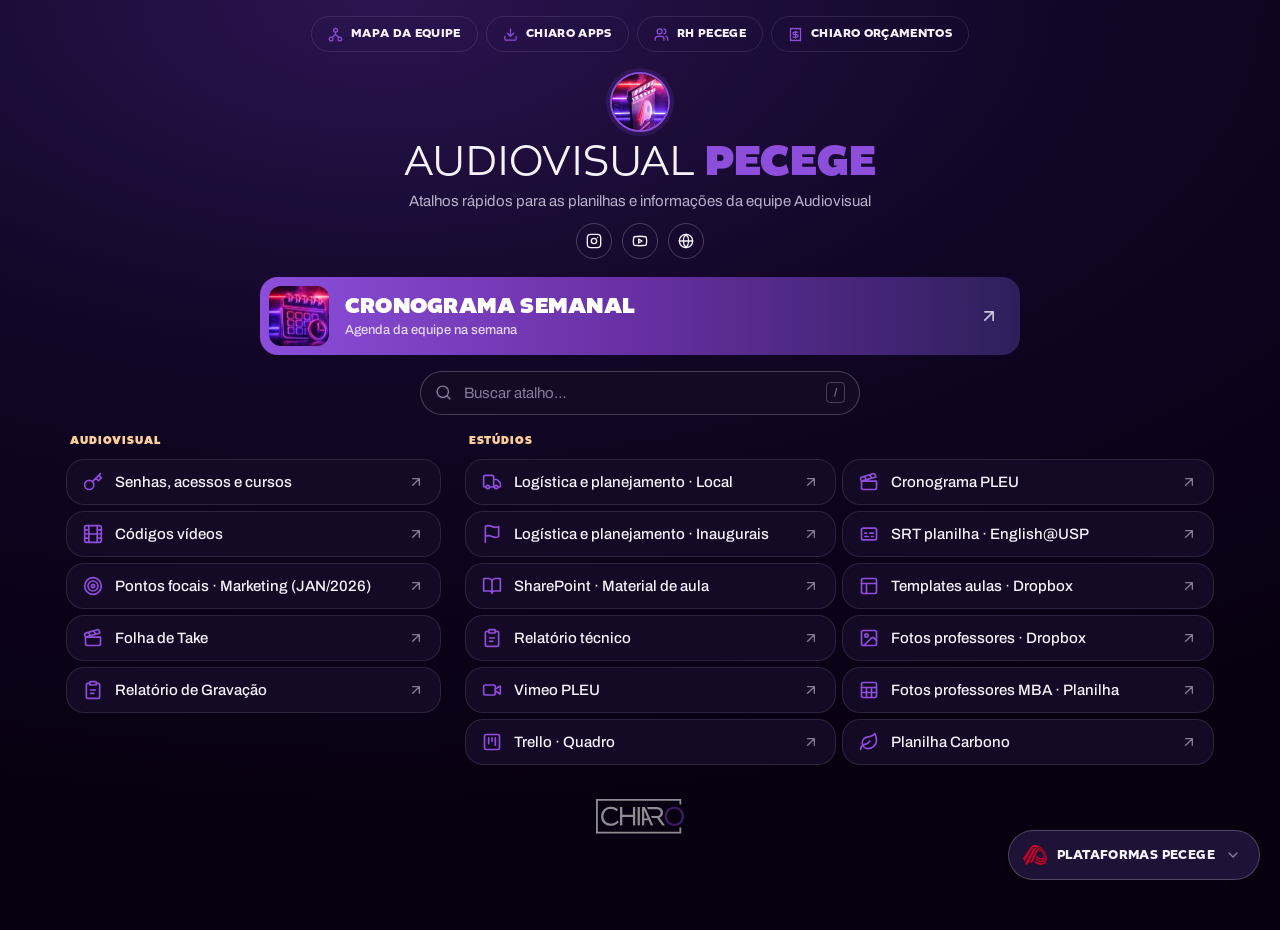
<file: index.html>
<!DOCTYPE html>
<html lang="pt-BR" data-theme="noite">
<head>
  <meta charset="UTF-8">
  <meta name="viewport" content="width=device-width, initial-scale=1">
  <title>Audiovisual Pecege</title>
  <meta name="description" content="Atalhos rápidos para as planilhas e informações da equipe Audiovisual Pecege.">
  <meta name="theme-color" content="#070010">
  <meta name="robots" content="noindex, nofollow">
  <meta name="referrer" content="no-referrer">
  <link rel="icon" type="image/png" sizes="32x32" href="assets/icone-32.png">
  <link rel="icon" type="image/png" sizes="192x192" href="assets/icone-192.png">
  <link rel="apple-touch-icon" href="assets/icone-180.png">
  <link rel="preload" href="fonts/Altivo-Black.otf" as="font" type="font/otf" crossorigin>
  <link rel="preload" href="fonts/Altivo-Light.otf" as="font" type="font/otf" crossorigin>
  <link rel="stylesheet" href="styles.css">
</head>
<body>

  <!-- Ícones (sprite, traços no estilo Lucide) -->
  <svg width="0" height="0" style="position:absolute" aria-hidden="true">
    <defs>
      <symbol id="i-building" viewBox="0 0 24 24"><rect x="4" y="2" width="16" height="20" rx="2"/><path d="M9 22v-4h6v4M8 6h.01M12 6h.01M16 6h.01M8 10h.01M12 10h.01M16 10h.01M8 14h.01M12 14h.01M16 14h.01"/></symbol>
      <symbol id="i-network" viewBox="0 0 24 24"><circle cx="12" cy="5" r="3"/><circle cx="5" cy="19" r="3"/><circle cx="19" cy="19" r="3"/><path d="M12 8v4m0 0-5 4.5M12 12l5 4.5"/></symbol>
      <symbol id="i-users" viewBox="0 0 24 24"><path d="M16 21v-2a4 4 0 0 0-4-4H6a4 4 0 0 0-4 4v2"/><circle cx="9" cy="7" r="4"/><path d="M22 21v-2a4 4 0 0 0-3-3.87M16 3.13a4 4 0 0 1 0 7.75"/></symbol>
      <symbol id="i-key" viewBox="0 0 24 24"><circle cx="7.5" cy="15.5" r="5.5"/><path d="m21 2-9.6 9.6M15.5 7.5l3 3L22 7l-3-3"/></symbol>
      <symbol id="i-film" viewBox="0 0 24 24"><rect x="2" y="2" width="20" height="20" rx="2.2"/><path d="M7 2v20M17 2v20M2 12h20M2 7h5M2 17h5M17 17h5M17 7h5"/></symbol>
      <symbol id="i-hash" viewBox="0 0 24 24"><path d="M4 9h16M4 15h16M10 3 8 21M16 3l-2 18"/></symbol>
      <symbol id="i-play" viewBox="0 0 24 24"><circle cx="12" cy="12" r="10"/><path d="m10 8 6 4-6 4z"/></symbol>
      <symbol id="i-video" viewBox="0 0 24 24"><path d="m16 13 5.2 3.5a.5.5 0 0 0 .8-.4V7.9a.5.5 0 0 0-.8-.4L16 11"/><rect x="2" y="6" width="14" height="12" rx="2"/></symbol>
      <symbol id="i-clapper" viewBox="0 0 24 24"><path d="M20.2 6 3 11l-.9-2.4c-.3-1.1.3-2.2 1.3-2.5l13.5-4c1.1-.3 2.2.3 2.5 1.3ZM6.2 5.3l3.1 3.9M12.4 3.4l3.1 4M3 11h18v8a2 2 0 0 1-2 2H5a2 2 0 0 1-2-2Z"/></symbol>
      <symbol id="i-book" viewBox="0 0 24 24"><path d="M2 3h6a4 4 0 0 1 4 4v14a3 3 0 0 0-3-3H2zM22 3h-6a4 4 0 0 0-4 4v14a3 3 0 0 1 3-3h7z"/></symbol>
      <symbol id="i-leaf" viewBox="0 0 24 24"><path d="M11 20A7 7 0 0 1 9.8 6.1C15.5 5 17 4.5 19 2c1 2 2 4.2 2 8 0 5.5-4.8 10-10 10Z"/><path d="M2 21c0-3 1.9-5.4 5.2-6.1 2.4-.5 4.8-2 5.8-3.9"/></symbol>
      <symbol id="i-captions" viewBox="0 0 24 24"><rect x="3" y="5" width="18" height="14" rx="2"/><path d="M7 15h4M15 15h2M7 11h2M13 11h4"/></symbol>
      <symbol id="i-cap" viewBox="0 0 24 24"><path d="M21.4 10.9a1 1 0 0 0 0-1.8L12.8 5.2a2 2 0 0 0-1.7 0L2.6 9.1a1 1 0 0 0 0 1.8l8.6 3.9a2 2 0 0 0 1.7 0zM22 10v6M6 12.5V16a6 3 0 0 0 12 0v-3.5"/></symbol>
      <symbol id="i-image" viewBox="0 0 24 24"><rect x="3" y="3" width="18" height="18" rx="2"/><circle cx="9" cy="9" r="2"/><path d="m21 15-3.1-3.1a2 2 0 0 0-2.8 0L6 21"/></symbol>
      <symbol id="i-sheet" viewBox="0 0 24 24"><rect x="3" y="3" width="18" height="18" rx="2"/><path d="M3 9h18M3 15h18M9 9v12M15 9v12"/></symbol>
      <symbol id="i-clipboard" viewBox="0 0 24 24"><rect x="8" y="2" width="8" height="4" rx="1"/><path d="M16 4h2a2 2 0 0 1 2 2v14a2 2 0 0 1-2 2H6a2 2 0 0 1-2-2V6a2 2 0 0 1 2-2h2M9 12h6M9 16h4"/></symbol>
      <symbol id="i-truck" viewBox="0 0 24 24"><path d="M14 18V6a2 2 0 0 0-2-2H4a2 2 0 0 0-2 2v11a1 1 0 0 0 1 1h2M15 18H9M19 18h2a1 1 0 0 0 1-1v-3.65a1 1 0 0 0-.22-.62L18.3 9.38a1 1 0 0 0-.78-.38H14"/><circle cx="17" cy="18" r="2"/><circle cx="7" cy="18" r="2"/></symbol>
      <symbol id="i-flag" viewBox="0 0 24 24"><path d="M4 15s1-1 4-1 5 2 8 2 4-1 4-1V3s-1 1-4 1-5-2-8-2-4 1-4 1zM4 22v-7"/></symbol>
      <symbol id="i-kanban" viewBox="0 0 24 24"><rect x="3" y="3" width="18" height="18" rx="2"/><path d="M8 7v7M12 7v4M16 7v9"/></symbol>
      <symbol id="i-layout" viewBox="0 0 24 24"><rect x="3" y="3" width="18" height="18" rx="2"/><path d="M3 9h18M9 21V9"/></symbol>
      <symbol id="i-target" viewBox="0 0 24 24"><circle cx="12" cy="12" r="10"/><circle cx="12" cy="12" r="6"/><circle cx="12" cy="12" r="2"/></symbol>
      <symbol id="i-instagram" viewBox="0 0 24 24"><rect x="2" y="2" width="20" height="20" rx="5"/><circle cx="12" cy="12" r="4"/><path d="M17.5 6.5h.01"/></symbol>
      <symbol id="i-youtube" viewBox="0 0 24 24"><path d="M2.5 17a24 24 0 0 1 0-10 2 2 0 0 1 1.4-1.4 49.6 49.6 0 0 1 16.2 0A2 2 0 0 1 21.5 7a24 24 0 0 1 0 10 2 2 0 0 1-1.4 1.4 49.6 49.6 0 0 1-16.2 0A2 2 0 0 1 2.5 17"/><path d="m10 15 5-3-5-3z"/></symbol>
      <symbol id="i-globe" viewBox="0 0 24 24"><circle cx="12" cy="12" r="10"/><path d="M12 2a14.5 14.5 0 0 0 0 20 14.5 14.5 0 0 0 0-20M2 12h20"/></symbol>
      <symbol id="i-search" viewBox="0 0 24 24"><circle cx="11" cy="11" r="8"/><path d="m21 21-4.3-4.3"/></symbol>
      <symbol id="i-arrow" viewBox="0 0 24 24"><path d="M7 7h10v10M7 17 17 7"/></symbol>
      <symbol id="i-chevron" viewBox="0 0 24 24"><path d="m9 18 6-6-6-6"/></symbol>
      <symbol id="i-chevron-up" viewBox="0 0 24 24"><path d="m18 15-6-6-6 6"/></symbol>
      <symbol id="i-receipt" viewBox="0 0 24 24"><path d="M4 2v20l2-1 2 1 2-1 2 1 2-1 2 1 2-1 2 1V2l-2 1-2-1-2 1-2-1-2 1-2-1-2 1ZM16 8h-6a2 2 0 1 0 0 4h4a2 2 0 1 1 0 4H8M12 17.5v-11"/></symbol>
      <symbol id="i-download" viewBox="0 0 24 24"><path d="M21 15v4a2 2 0 0 1-2 2H5a2 2 0 0 1-2-2v-4M7 10l5 5 5-5M12 15V3"/></symbol>
    </defs>
  </svg>

  <!--
    SEGURANÇA: esta página é pública. O ideal é que todo link peça login (SSO Microsoft da Pecege
    ou login da própria plataforma). Teste numa janela anônima: se o conteúdo aparecer sem login,
    o link é público. Os links marcados com "PÚBLICO: trocar pelo link restrito" abriram sem login
    na verificação de 02/10/2026 e devem ser trocados por links restritos do mesmo conteúdo.
  -->

  <!-- Menu das outras páginas -->
  <nav class="menu-paginas" aria-label="Páginas">
    <a href="equipe.html" data-busca="mapa da equipe pessoas organograma"><svg><use href="#i-network"/></svg>Mapa da Equipe</a>
    <a href="apps.html" data-busca="download chiaro apps webshot downloader grabber vimeo embed perguntas vmix sheets planilha gc render mogrt rhythm premiere silencio zoom vaptvupt efeitos transicoes presets extensao"><svg><use href="#i-download"/></svg>Chiaro Apps</a>
    <a href="rh.html" data-busca="rh pecege ferias reembolso onedrive idiomas onibus"><svg><use href="#i-users"/></svg>RH Pecege</a>
    <a href="https://audiovisualpecege.github.io/chiaro-orcamentos/" data-busca="chiaro orcamentos orcamento proposta valores precos"><svg><use href="#i-receipt"/></svg>Chiaro Orçamentos</a>
  </nav>

  <main class="page">
    <header class="profile">
      <video class="avatar" src="assets/avatar-animado.mp4" poster="assets/avatar.jpeg"
             autoplay muted loop playsinline aria-hidden="true" width="68" height="68"></video>
      <h1>Audiovisual <span>Pecege</span></h1>
      <p>Atalhos rápidos para as planilhas e informações da equipe Audiovisual</p>
      <ul class="socials" aria-label="Redes sociais">
        <li><a href="https://instagram.com/chiarofilmes" target="_blank" rel="noopener" aria-label="Instagram"><svg><use href="#i-instagram"/></svg></a></li>
        <li><a href="https://www.youtube.com/@chiarofilmes" target="_blank" rel="noopener" aria-label="YouTube"><svg><use href="#i-youtube"/></svg></a></li>
        <li><a href="https://chiarofilmes.com/" target="_blank" rel="noopener" aria-label="Website"><svg><use href="#i-globe"/></svg></a></li>
      </ul>
    </header>

    <!-- Cronograma semanal: sempre primeiro e maior que os outros -->
    <div class="destaque" data-grupo>
      <a class="link featured" href="https://pecege.sharepoint.com/:x:/r/sites/FS-Audiovisual/_layouts/15/doc2.aspx?sourcedoc=%7B0CFDDF84-4A3D-4FC3-98D4-DD7770C21425%7D&action=default&mobileredirect=true" target="_blank" rel="noopener" data-busca="cronograma semanal equipe agenda">
        <img src="assets/cronograma.jpg" alt="" width="60" height="60">
        <span class="featured-text">
          <span class="featured-title">Cronograma semanal</span>
          <span class="featured-sub">Agenda da equipe na semana</span>
        </span>
        <svg class="arrow"><use href="#i-arrow"/></svg>
      </a>
    </div>

    <!-- Busca: filtra os atalhos; Enter abre o primeiro resultado -->
    <label class="busca-links">
      <svg><use href="#i-search"/></svg>
      <input type="search" id="busca" placeholder="Buscar atalho…" autocomplete="off" aria-label="Buscar atalho">
      <kbd aria-hidden="true">/</kbd>
    </label>

    <div class="columns">
      <!-- Audiovisual -->
      <section class="group" data-grupo>
        <h2>Audiovisual</h2>
        <div class="links">
          <a class="link" href="https://pecege-my.sharepoint.com/:x:/p/raoni/ESseYjitWHtMpILJFj1l6tIBZSNnTZjb-NGviACv4JrXug?e=9uhZiU" target="_blank" rel="noopener" data-busca="senhas acessos cursos login">
            <svg class="icon"><use href="#i-key"/></svg><span>Senhas, acessos e cursos</span><svg class="arrow"><use href="#i-arrow"/></svg>
          </a>
          <a class="link" href="https://pecege-my.sharepoint.com/:x:/p/raoni/EXjnaCtHpxJMsMDUjmGa3DUBRIg0yRIHKAip3q-qpm58kw?e=m8W4YK" target="_blank" rel="noopener" data-busca="codigos videos planilha">
            <svg class="icon"><use href="#i-film"/></svg><span>Códigos vídeos</span><svg class="arrow"><use href="#i-arrow"/></svg>
          </a>
          <a class="link" href="https://pecege.sharepoint.com/:i:/s/FS-Audiovisual/IQChC8am8p-MRpwxqypj2-pIAbpRKMZD9C61jaAh6lmduJU?e=vVWMGA" target="_blank" rel="noopener" data-busca="pontos focais marketing contatos janeiro 2026">
            <svg class="icon"><use href="#i-target"/></svg><span>Pontos focais · Marketing (JAN/2026)</span><svg class="arrow"><use href="#i-arrow"/></svg>
          </a>
          <a class="link" href="https://pecege-my.sharepoint.com/:x:/r/personal/contato_chiarofilmes_com/Documents/Relat%C3%B3rio%20de%20Grava%C3%A7%C3%A3o.xlsx?d=w7f0ae4244eef411287cbec6f8b70175a&csf=1&web=1&e=we73Vw" target="_blank" rel="noopener" data-busca="folha de take relatorio de gravacao takes planilha">
            <svg class="icon"><use href="#i-clapper"/></svg><span>Folha de Take</span><svg class="arrow"><use href="#i-arrow"/></svg>
          </a>
          <a class="link" href="https://forms.cloud.microsoft/pages/responsepage.aspx?id=sVAQkSO-ukOvIGlg4gcWuesMklkRdaFOrrwI712k5KlUOVM3V0dJQjBHQzVZNEJRNVVNSE9XNVFYUC4u&route=shorturl" target="_blank" rel="noopener" data-busca="relatorio de gravacao formulario forms takes">
            <svg class="icon"><use href="#i-clipboard"/></svg><span>Relatório de Gravação</span><svg class="arrow"><use href="#i-arrow"/></svg>
          </a>
        </div>
      </section>

      <!-- Estúdios -->
      <section class="group group-estudios" data-grupo>
        <h2>Estúdios</h2>
        <div class="links">
          <!-- PÚBLICO: trocar pelo link restrito (planilha publicada na web) -->
          <a class="link" href="https://docs.google.com/spreadsheets/d/e/2PACX-1vTt02NEWehZkq_yUD15E5U3eP_u2zmqYWkGAMymIjs2Un9ZNgxPjThq7mN3nzqR9w/pubhtml?gid=364550677&single=true" target="_blank" rel="noopener" data-busca="logistica planejamento local interatividades planilha">
            <svg class="icon"><use href="#i-truck"/></svg><span>Logística e planejamento · Local</span><svg class="arrow"><use href="#i-arrow"/></svg>
          </a>
          <!-- PÚBLICO: trocar pelo link restrito (planilha publicada na web) -->
          <a class="link" href="https://docs.google.com/spreadsheets/d/e/2PACX-1vTt02NEWehZkq_yUD15E5U3eP_u2zmqYWkGAMymIjs2Un9ZNgxPjThq7mN3nzqR9w/pubhtml?gid=2013941445&single=true" target="_blank" rel="noopener" data-busca="logistica planejamento inaugurais scripts planilha">
            <svg class="icon"><use href="#i-flag"/></svg><span>Logística e planejamento · Inaugurais</span><svg class="arrow"><use href="#i-arrow"/></svg>
          </a>
          <a class="link" href="https://pecege.sharepoint.com/sites/FS-Planejamento/Documentos%20Compartilhados/Forms/AllItems.aspx?id=%2Fsites%2FFS%2DPlanejamento%2FDocumentos%20Compartilhados%2FEst%C3%BAdios%5Fplanejamento%5Fmaterial%20aula" target="_blank" rel="noopener" data-busca="sharepoint material de aula planejamento estudios">
            <svg class="icon"><use href="#i-book"/></svg><span>SharePoint · Material de aula</span><svg class="arrow"><use href="#i-arrow"/></svg>
          </a>
          <!-- PÚBLICO: trocar pelo link restrito (Forms aceita resposta de qualquer pessoa) -->
          <a class="link" href="https://forms.office.com/pages/responsepage.aspx?id=sVAQkSO-ukOvIGlg4gcWuURlvbAUNvZKqzIRHF-4u5ZUQkJIM1ZSWFdHUjdKRDBEUTZOQ1VWUE5ZNS4u&route=shorturl" target="_blank" rel="noopener" data-busca="relatorio tecnico formulario forms">
            <svg class="icon"><use href="#i-clipboard"/></svg><span>Relatório técnico</span><svg class="arrow"><use href="#i-arrow"/></svg>
          </a>
          <a class="link" href="https://vimeo.com/user/14237159/folder/25936789" target="_blank" rel="noopener" data-busca="vimeo pleu pasta videos">
            <svg class="icon"><use href="#i-video"/></svg><span>Vimeo PLEU</span><svg class="arrow"><use href="#i-arrow"/></svg>
          </a>
          <!-- PÚBLICO: trocar pelo link restrito (link de convite: qualquer conta Trello entra) -->
          <a class="link" href="https://trello.com/invite/b/5eb021f49db46a691eacc2cc/ATTI36f7c52947db8163f4932c2fd54ed68f636E9574/planejamento-produtora" target="_blank" rel="noopener" data-busca="trello quadro planejamento produtora">
            <svg class="icon"><use href="#i-kanban"/></svg><span>Trello · Quadro</span><svg class="arrow"><use href="#i-arrow"/></svg>
          </a>
          <a class="link" href="https://pecege.sharepoint.com/:x:/r/sites/FS-Audiovisual/_layouts/15/Doc.aspx?sourcedoc=%7B64D070BA-7DD1-4E09-9E36-FBCF473204B5%7D&action=default&mobileredirect=true" target="_blank" rel="noopener" data-busca="cronograma pleu">
            <svg class="icon"><use href="#i-clapper"/></svg><span>Cronograma PLEU</span><svg class="arrow"><use href="#i-arrow"/></svg>
          </a>
          <a class="link" href="https://pecege-my.sharepoint.com/:x:/p/joaoandrade/ESasvF5_zddChWAKVwXwn4kBGhdnhzDgaD_SsqvyMnYHFg?e=iTrMoJ" target="_blank" rel="noopener" data-busca="srt planilha legendas english usp">
            <svg class="icon"><use href="#i-captions"/></svg><span>SRT planilha · English@USP</span><svg class="arrow"><use href="#i-arrow"/></svg>
          </a>
          <!-- PÚBLICO: trocar pelo link restrito (pasta compartilhada aberta no Dropbox) -->
          <a class="link" href="https://www.dropbox.com/scl/fo/om32zu8tnyg097nxl1vb7/AJrMenSrMERTS0ULhRuMI-0?rlkey=8zt8sv8fppspiavgre8df7zfx&dl=0" target="_blank" rel="noopener" data-busca="templates aulas quadros dropbox">
            <svg class="icon"><use href="#i-layout"/></svg><span>Templates aulas · Dropbox</span><svg class="arrow"><use href="#i-arrow"/></svg>
          </a>
          <a class="link" href="https://www.dropbox.com/work/Banco%20de%20Imagens/Banco%20de%20Fotos%20Professores" target="_blank" rel="noopener" data-busca="fotos professores dropbox banco de imagens">
            <svg class="icon"><use href="#i-image"/></svg><span>Fotos professores · Dropbox</span><svg class="arrow"><use href="#i-arrow"/></svg>
          </a>
          <!-- PÚBLICO: trocar pelo link restrito (Google: qualquer pessoa com o link) -->
          <a class="link" href="https://docs.google.com/spreadsheets/d/175_RDHwhfeY18FdPIhN0OUSpFIkxOrluwylPpyqHy9Q/edit?gid=0#gid=0" target="_blank" rel="noopener" data-busca="fotos professores mba planilha google">
            <svg class="icon"><use href="#i-sheet"/></svg><span>Fotos professores MBA · Planilha</span><svg class="arrow"><use href="#i-arrow"/></svg>
          </a>
          <a class="link" href="https://pecege-my.sharepoint.com/:x:/r/personal/liviamaria_pecege_com/_layouts/15/Doc.aspx?sourcedoc=%7B19700B0B-1768-488F-AA4C-345062C92FDA%7D&action=default&mobileredirect=true" target="_blank" rel="noopener" data-busca="planilha carbono unicarbo cronograma">
            <svg class="icon"><use href="#i-leaf"/></svg><span>Planilha Carbono</span><svg class="arrow"><use href="#i-arrow"/></svg>
          </a>
        </div>
      </section>
    </div>

    <p class="vazio-links" id="vazio" hidden></p>

    <footer class="footer">
      <a href="https://chiarofilmes.com/" target="_blank" rel="noopener" aria-label="Chiaro Filmes">
        <img src="assets/chiaro-logo.svg" alt="Chiaro Filmes" width="88" height="35">
      </a>
    </footer>
  </main>

  <!-- Plataformas Pecege: botão flutuante com menu -->
  <div class="plataformas">
    <div class="plataformas-menu" id="plataformas-menu" hidden>
      <a href="https://pecege.sharepoint.com/sites/intranet" target="_blank" rel="noopener" data-busca="intranet pecege">
        <svg><use href="#i-building"/></svg><span>Intranet Pecege</span><svg class="arrow-mini"><use href="#i-arrow"/></svg>
      </a>
      <a href="https://opus.pecege.com/" target="_blank" rel="noopener" data-busca="opus plataforma">
        <svg><use href="#i-play"/></svg><span>Opus</span><svg class="arrow-mini"><use href="#i-arrow"/></svg>
      </a>
      <a href="https://dashboard.mbx.academy" target="_blank" rel="noopener" data-busca="mbx plataforma academy">
        <svg><use href="#i-cap"/></svg><span>MBX</span><svg class="arrow-mini"><use href="#i-arrow"/></svg>
      </a>
    </div>
    <button type="button" class="plataformas-botao" aria-expanded="false" aria-controls="plataformas-menu">
      <img class="pecege-simbolo" src="assets/pecege-simbolo.svg" alt="" width="24" height="21">
      Plataformas Pecege
      <svg class="chevron"><use href="#i-chevron-up"/></svg>
    </button>
  </div>

  <script src="script.js"></script>
</body>
</html>
</file>
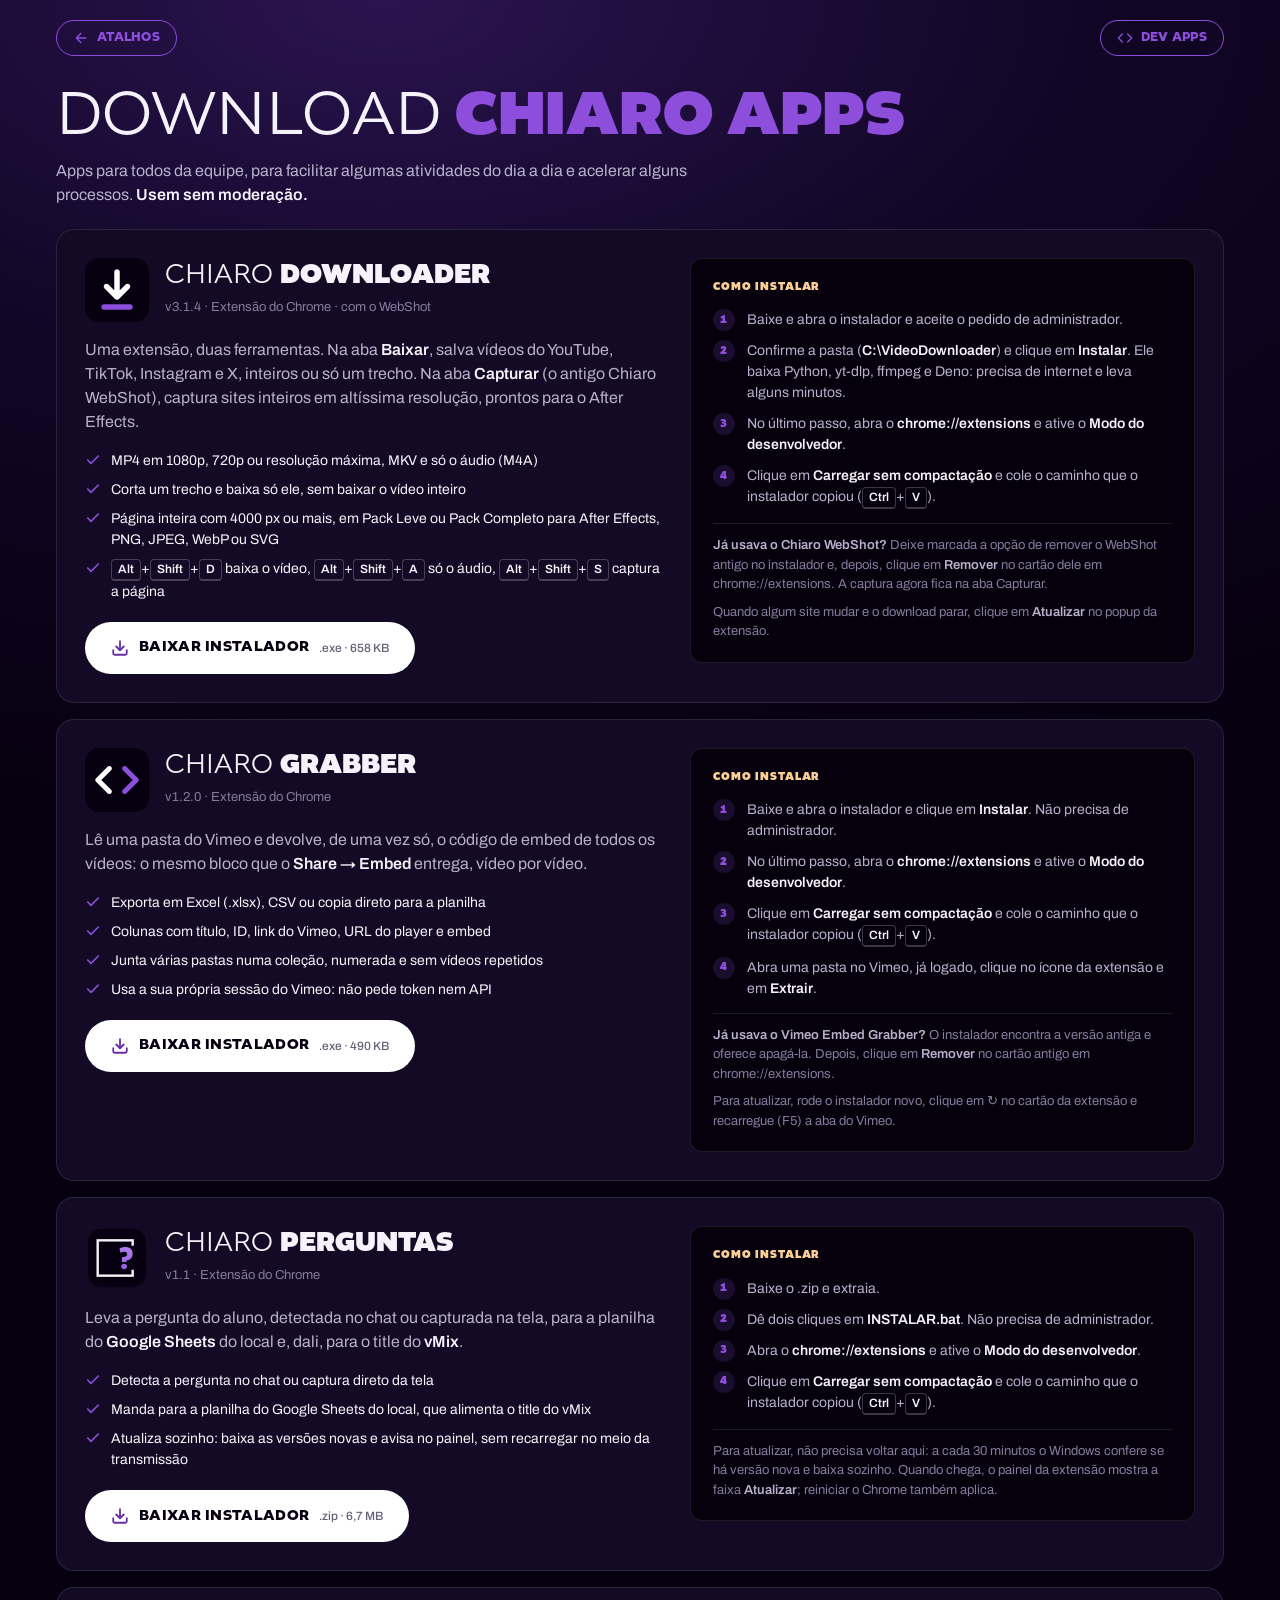
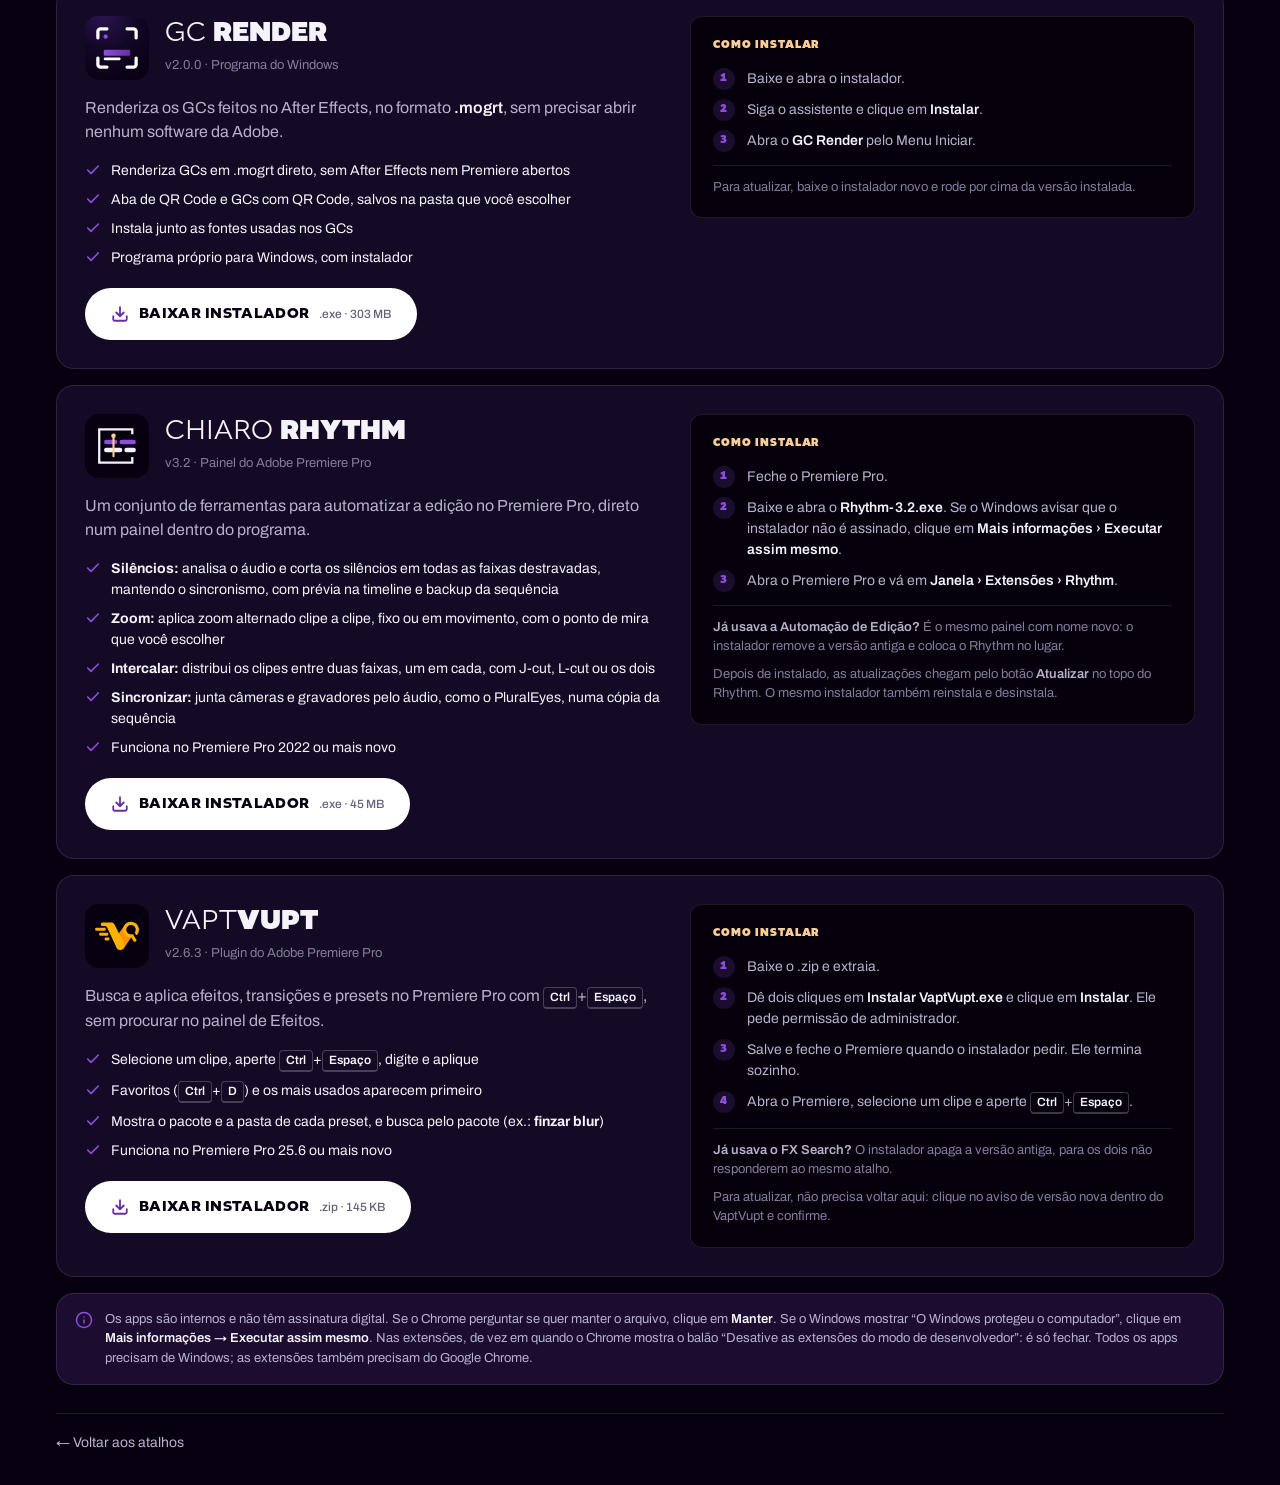
<file: apps.html>
<!DOCTYPE html>
<html lang="pt-BR" data-theme="noite">
<head>
  <meta charset="UTF-8">
  <meta name="viewport" content="width=device-width, initial-scale=1">
  <title>Chiaro Apps · Audiovisual Pecege</title>
  <meta name="description" content="Apps para todos da equipe Audiovisual: Chiaro Downloader, Chiaro Grabber, Chiaro Perguntas, GC Render, Chiaro Rhythm e VaptVupt.">
  <meta name="theme-color" content="#070010">
  <meta name="robots" content="noindex, nofollow">
  <link rel="icon" type="image/png" sizes="32x32" href="assets/icone-32.png">
  <link rel="icon" type="image/png" sizes="192x192" href="assets/icone-192.png">
  <link rel="apple-touch-icon" href="assets/icone-180.png">
  <link rel="preload" href="fonts/Altivo-Black.otf" as="font" type="font/otf" crossorigin>
  <link rel="preload" href="fonts/Altivo-Light.otf" as="font" type="font/otf" crossorigin>
  <link rel="stylesheet" href="styles.css">
  <link rel="stylesheet" href="subpagina.css">
  <link rel="stylesheet" href="apps.css">
</head>
<body>

  <svg width="0" height="0" style="position:absolute" aria-hidden="true">
    <defs>
      <symbol id="i-back" viewBox="0 0 24 24"><path d="M19 12H5M12 19l-7-7 7-7"/></symbol>
      <symbol id="i-download" viewBox="0 0 24 24"><path d="M21 15v4a2 2 0 0 1-2 2H5a2 2 0 0 1-2-2v-4M7 10l5 5 5-5M12 15V3"/></symbol>
      <symbol id="i-check" viewBox="0 0 24 24"><path d="M20 6 9 17l-5-5"/></symbol>
      <symbol id="i-info" viewBox="0 0 24 24"><circle cx="12" cy="12" r="10"/><path d="M12 16v-4M12 8h.01"/></symbol>
      <symbol id="i-code" viewBox="0 0 24 24"><path d="m16 18 6-6-6-6M8 6l-6 6 6 6"/></symbol>
    </defs>
  </svg>

  <div class="wrap">
    <header class="topbar">
      <a href="index.html" class="back"><svg><use href="#i-back"/></svg>Atalhos</a>
      <!-- Única entrada para dev-apps.html: o link não aparece nos atalhos de index.html -->
      <a href="dev-apps.html" class="dev"><svg><use href="#i-code"/></svg>Dev Apps</a>
    </header>

    <section class="intro">
      <h1>Download <span>Chiaro Apps</span></h1>
      <p class="meta">Apps para todos da equipe, para facilitar algumas atividades do dia a dia e acelerar alguns processos. <b>Usem sem moderação.</b></p>
    </section>

    <!-- Um bloco por app, todos visíveis. Para adicionar um app: copie uma <section class="app"> -->
    <main class="apps">

      <section class="app" id="downloader" aria-label="Chiaro Downloader + WebShot">
        <div class="app-info">
          <header class="app-head">
            <img src="assets/apps/downloader.png" alt="" width="64" height="64">
            <div>
              <h2>Chiaro <strong>Downloader</strong></h2>
              <span class="versao">v3.1.4 · Extensão do Chrome · com o WebShot</span>
            </div>
          </header>
          <p class="app-desc">Uma extensão, duas ferramentas. Na aba <b>Baixar</b>, salva vídeos do YouTube, TikTok, Instagram e X, inteiros ou só um trecho. Na aba <b>Capturar</b> (o antigo Chiaro WebShot), captura sites inteiros em altíssima resolução, prontos para o After Effects.</p>
          <ul class="recursos">
            <li><svg><use href="#i-check"/></svg>MP4 em 1080p, 720p ou resolução máxima, MKV e só o áudio (M4A)</li>
            <li><svg><use href="#i-check"/></svg>Corta um trecho e baixa só ele, sem baixar o vídeo inteiro</li>
            <li><svg><use href="#i-check"/></svg>Página inteira com 4000 px ou mais, em Pack Leve ou Pack Completo para After Effects, PNG, JPEG, WebP ou SVG</li>
            <li><svg><use href="#i-check"/></svg><kbd>Alt</kbd>+<kbd>Shift</kbd>+<kbd>D</kbd> baixa o vídeo, <kbd>Alt</kbd>+<kbd>Shift</kbd>+<kbd>A</kbd> só o áudio, <kbd>Alt</kbd>+<kbd>Shift</kbd>+<kbd>S</kbd> captura a página</li>
          </ul>
          <div class="acoes">
            <!-- As versões saem nas Releases de audiovisualpecege/ChiaroDownloader -->
            <a class="baixar" href="https://github.com/audiovisualpecege/ChiaroDownloader/releases/download/v3.1.4/Chiaro-Downloader-Setup-3.1.4.exe">
              <svg><use href="#i-download"/></svg>Baixar instalador <small>.exe · 658 KB</small>
            </a>
          </div>
        </div>

        <div class="passos">
          <h3>Como instalar</h3>
          <ol>
            <li>Baixe e abra o instalador e aceite o pedido de administrador.</li>
            <li>Confirme a pasta (<b>C:\VideoDownloader</b>) e clique em <b>Instalar</b>. Ele baixa Python, yt-dlp, ffmpeg e Deno: precisa de internet e leva alguns minutos.</li>
            <li>No último passo, abra o <b>chrome://extensions</b> e ative o <b>Modo do desenvolvedor</b>.</li>
            <li>Clique em <b>Carregar sem compactação</b> e cole o caminho que o instalador copiou (<kbd>Ctrl</kbd>+<kbd>V</kbd>).</li>
          </ol>
          <p class="obs"><b>Já usava o Chiaro WebShot?</b> Deixe marcada a opção de remover o WebShot antigo no instalador e, depois, clique em <b>Remover</b> no cartão dele em chrome://extensions. A captura agora fica na aba Capturar.</p>
          <p class="obs">Quando algum site mudar e o download parar, clique em <b>Atualizar</b> no popup da extensão.</p>
        </div>
      </section>

      <section class="app" id="grabber" aria-label="Chiaro Grabber">
        <div class="app-info">
          <header class="app-head">
            <img src="assets/apps/grabber.png" alt="" width="64" height="64">
            <div>
              <h2>Chiaro <strong>Grabber</strong></h2>
              <span class="versao">v1.2.0 · Extensão do Chrome</span>
            </div>
          </header>
          <p class="app-desc">Lê uma pasta do Vimeo e devolve, de uma vez só, o código de embed de todos os vídeos: o mesmo bloco que o <b>Share → Embed</b> entrega, vídeo por vídeo.</p>
          <ul class="recursos">
            <li><svg><use href="#i-check"/></svg>Exporta em Excel (.xlsx), CSV ou copia direto para a planilha</li>
            <li><svg><use href="#i-check"/></svg>Colunas com título, ID, link do Vimeo, URL do player e embed</li>
            <li><svg><use href="#i-check"/></svg>Junta várias pastas numa coleção, numerada e sem vídeos repetidos</li>
            <li><svg><use href="#i-check"/></svg>Usa a sua própria sessão do Vimeo: não pede token nem API</li>
          </ul>
          <div class="acoes">
            <a class="baixar" href="downloads/Chiaro-Grabber-Setup-1.2.0.exe" download>
              <svg><use href="#i-download"/></svg>Baixar instalador <small>.exe · 490 KB</small>
            </a>
          </div>
        </div>

        <div class="passos">
          <h3>Como instalar</h3>
          <ol>
            <li>Baixe e abra o instalador e clique em <b>Instalar</b>. Não precisa de administrador.</li>
            <li>No último passo, abra o <b>chrome://extensions</b> e ative o <b>Modo do desenvolvedor</b>.</li>
            <li>Clique em <b>Carregar sem compactação</b> e cole o caminho que o instalador copiou (<kbd>Ctrl</kbd>+<kbd>V</kbd>).</li>
            <li>Abra uma pasta no Vimeo, já logado, clique no ícone da extensão e em <b>Extrair</b>.</li>
          </ol>
          <p class="obs"><b>Já usava o Vimeo Embed Grabber?</b> O instalador encontra a versão antiga e oferece apagá-la. Depois, clique em <b>Remover</b> no cartão antigo em chrome://extensions.</p>
          <p class="obs">Para atualizar, rode o instalador novo, clique em ↻ no cartão da extensão e recarregue (F5) a aba do Vimeo.</p>
        </div>
      </section>

      <section class="app" id="perguntas" aria-label="Chiaro Perguntas">
        <div class="app-info">
          <header class="app-head">
            <img src="assets/apps/perguntas.png" alt="" width="64" height="64">
            <div>
              <h2>Chiaro <strong>Perguntas</strong></h2>
              <span class="versao">v1.1 · Extensão do Chrome</span>
            </div>
          </header>
          <p class="app-desc">Leva a pergunta do aluno, detectada no chat ou capturada na tela, para a planilha do <b>Google Sheets</b> do local e, dali, para o title do <b>vMix</b>.</p>
          <ul class="recursos">
            <li><svg><use href="#i-check"/></svg>Detecta a pergunta no chat ou captura direto da tela</li>
            <li><svg><use href="#i-check"/></svg>Manda para a planilha do Google Sheets do local, que alimenta o title do vMix</li>
            <li><svg><use href="#i-check"/></svg>Atualiza sozinho: baixa as versões novas e avisa no painel, sem recarregar no meio da transmissão</li>
          </ul>
          <div class="acoes">
            <!-- As versões saem nas Releases de audiovisualpecege/ChiaroPerguntas -->
            <a class="baixar" href="https://github.com/audiovisualpecege/ChiaroPerguntas/releases/download/v1.1/Chiaro-Perguntas-V1.1.zip">
              <svg><use href="#i-download"/></svg>Baixar instalador <small>.zip · 6,7 MB</small>
            </a>
          </div>
        </div>

        <div class="passos">
          <h3>Como instalar</h3>
          <ol>
            <li>Baixe o .zip e extraia.</li>
            <li>Dê dois cliques em <b>INSTALAR.bat</b>. Não precisa de administrador.</li>
            <li>Abra o <b>chrome://extensions</b> e ative o <b>Modo do desenvolvedor</b>.</li>
            <li>Clique em <b>Carregar sem compactação</b> e cole o caminho que o instalador copiou (<kbd>Ctrl</kbd>+<kbd>V</kbd>).</li>
          </ol>
          <p class="obs">Para atualizar, não precisa voltar aqui: a cada 30 minutos o Windows confere se há versão nova e baixa sozinho. Quando chega, o painel da extensão mostra a faixa <b>Atualizar</b>; reiniciar o Chrome também aplica.</p>
        </div>
      </section>

      <section class="app" id="gc-render" aria-label="GC Render">
        <div class="app-info">
          <header class="app-head">
            <img src="assets/apps/gc-render.png" alt="" width="64" height="64">
            <div>
              <h2>GC <strong>Render</strong></h2>
              <span class="versao">v2.0.0 · Programa do Windows</span>
            </div>
          </header>
          <p class="app-desc">Renderiza os GCs feitos no After Effects, no formato <b>.mogrt</b>, sem precisar abrir nenhum software da Adobe.</p>
          <ul class="recursos">
            <li><svg><use href="#i-check"/></svg>Renderiza GCs em .mogrt direto, sem After Effects nem Premiere abertos</li>
            <li><svg><use href="#i-check"/></svg>Aba de QR Code e GCs com QR Code, salvos na pasta que você escolher</li>
            <li><svg><use href="#i-check"/></svg>Instala junto as fontes usadas nos GCs</li>
            <li><svg><use href="#i-check"/></svg>Programa próprio para Windows, com instalador</li>
          </ul>
          <div class="acoes">
            <!-- 303 MB: maior que o limite de upload pelo site do GitHub (25 MB). As versões saem nas Releases de audiovisualpecege/ChiaroGCRenderApp -->
            <a class="baixar" href="https://github.com/audiovisualpecege/ChiaroGCRenderApp/releases/download/v2.0.0/GC.Render.Setup.2.0.0.exe">
              <svg><use href="#i-download"/></svg>Baixar instalador <small>.exe · 303 MB</small>
            </a>
          </div>
        </div>

        <div class="passos">
          <h3>Como instalar</h3>
          <ol>
            <li>Baixe e abra o instalador.</li>
            <li>Siga o assistente e clique em <b>Instalar</b>.</li>
            <li>Abra o <b>GC Render</b> pelo Menu Iniciar.</li>
          </ol>
          <p class="obs">Para atualizar, baixe o instalador novo e rode por cima da versão instalada.</p>
        </div>
      </section>

      <section class="app" id="rhythm" aria-label="Chiaro Rhythm">
        <div class="app-info">
          <header class="app-head">
            <img src="assets/apps/rhythm.svg" alt="" width="64" height="64">
            <div>
              <h2>Chiaro <strong>Rhythm</strong></h2>
              <span class="versao">v3.2 · Painel do Adobe Premiere Pro</span>
            </div>
          </header>
          <p class="app-desc">Um conjunto de ferramentas para automatizar a edição no Premiere Pro, direto num painel dentro do programa.</p>
          <ul class="recursos">
            <li><svg><use href="#i-check"/></svg><b>Silêncios:</b> analisa o áudio e corta os silêncios em todas as faixas destravadas, mantendo o sincronismo, com prévia na timeline e backup da sequência</li>
            <li><svg><use href="#i-check"/></svg><b>Zoom:</b> aplica zoom alternado clipe a clipe, fixo ou em movimento, com o ponto de mira que você escolher</li>
            <li><svg><use href="#i-check"/></svg><b>Intercalar:</b> distribui os clipes entre duas faixas, um em cada, com J-cut, L-cut ou os dois</li>
            <li><svg><use href="#i-check"/></svg><b>Sincronizar:</b> junta câmeras e gravadores pelo áudio, como o PluralEyes, numa cópia da sequência</li>
            <li><svg><use href="#i-check"/></svg>Funciona no Premiere Pro 2022 ou mais novo</li>
          </ul>
          <div class="acoes">
            <!-- As versões saem nas Releases de audiovisualpecege/ChiraroRhythm (instalador .exe único) -->
            <a class="baixar" href="https://github.com/audiovisualpecege/ChiraroRhythm/releases/download/v3.2.0/Rhythm-3.2.exe">
              <svg><use href="#i-download"/></svg>Baixar instalador <small>.exe · 45 MB</small>
            </a>
          </div>
        </div>

        <div class="passos">
          <h3>Como instalar</h3>
          <ol>
            <li>Feche o Premiere Pro.</li>
            <li>Baixe e abra o <b>Rhythm-3.2.exe</b>. Se o Windows avisar que o instalador não é assinado, clique em <b>Mais informações › Executar assim mesmo</b>.</li>
            <li>Abra o Premiere Pro e vá em <b>Janela › Extensões › Rhythm</b>.</li>
          </ol>
          <p class="obs"><b>Já usava a Automação de Edição?</b> É o mesmo painel com nome novo: o instalador remove a versão antiga e coloca o Rhythm no lugar.</p>
          <p class="obs">Depois de instalado, as atualizações chegam pelo botão <b>Atualizar</b> no topo do Rhythm. O mesmo instalador também reinstala e desinstala.</p>
        </div>
      </section>

      <section class="app" id="vaptvupt" aria-label="VaptVupt">
        <div class="app-info">
          <header class="app-head">
            <img src="assets/apps/vaptvupt.svg" alt="" width="64" height="64">
            <div>
              <h2>Vapt<strong>Vupt</strong></h2>
              <span class="versao">v2.6.3 · Plugin do Adobe Premiere Pro</span>
            </div>
          </header>
          <p class="app-desc">Busca e aplica efeitos, transições e presets no Premiere Pro com <kbd>Ctrl</kbd>+<kbd>Espaço</kbd>, sem procurar no painel de Efeitos.</p>
          <ul class="recursos">
            <li><svg><use href="#i-check"/></svg>Selecione um clipe, aperte <kbd>Ctrl</kbd>+<kbd>Espaço</kbd>, digite e aplique</li>
            <li><svg><use href="#i-check"/></svg>Favoritos (<kbd>Ctrl</kbd>+<kbd>D</kbd>) e os mais usados aparecem primeiro</li>
            <li><svg><use href="#i-check"/></svg>Mostra o pacote e a pasta de cada preset, e busca pelo pacote (ex.: <b>finzar blur</b>)</li>
            <li><svg><use href="#i-check"/></svg>Funciona no Premiere Pro 25.6 ou mais novo</li>
          </ul>
          <div class="acoes">
            <!-- As versões saem nas Releases de vinheta/vaptvupt -->
            <a class="baixar" href="https://github.com/vinheta/vaptvupt/releases/download/v2.6.3/VaptVupt-2.6.3.zip">
              <svg><use href="#i-download"/></svg>Baixar instalador <small>.zip · 145 KB</small>
            </a>
          </div>
        </div>

        <div class="passos">
          <h3>Como instalar</h3>
          <ol>
            <li>Baixe o .zip e extraia.</li>
            <li>Dê dois cliques em <b>Instalar VaptVupt.exe</b> e clique em <b>Instalar</b>. Ele pede permissão de administrador.</li>
            <li>Salve e feche o Premiere quando o instalador pedir. Ele termina sozinho.</li>
            <li>Abra o Premiere, selecione um clipe e aperte <kbd>Ctrl</kbd>+<kbd>Espaço</kbd>.</li>
          </ol>
          <p class="obs"><b>Já usava o FX Search?</b> O instalador apaga a versão antiga, para os dois não responderem ao mesmo atalho.</p>
          <p class="obs">Para atualizar, não precisa voltar aqui: clique no aviso de versão nova dentro do VaptVupt e confirme.</p>
        </div>
      </section>
    </main>

    <aside class="aviso">
      <svg><use href="#i-info"/></svg>
      <p>Os apps são internos e não têm assinatura digital. Se o Chrome perguntar se quer manter o arquivo, clique em <b>Manter</b>. Se o Windows mostrar “O Windows protegeu o computador”, clique em <b>Mais informações → Executar assim mesmo</b>. Nas extensões, de vez em quando o Chrome mostra o balão “Desative as extensões do modo de desenvolvedor”: é só fechar. Todos os apps precisam de Windows; as extensões também precisam do Google Chrome.</p>
    </aside>

    <footer class="rodape">
      <a href="index.html">← Voltar aos atalhos</a>
    </footer>
  </div>
</body>
</html>
</file>
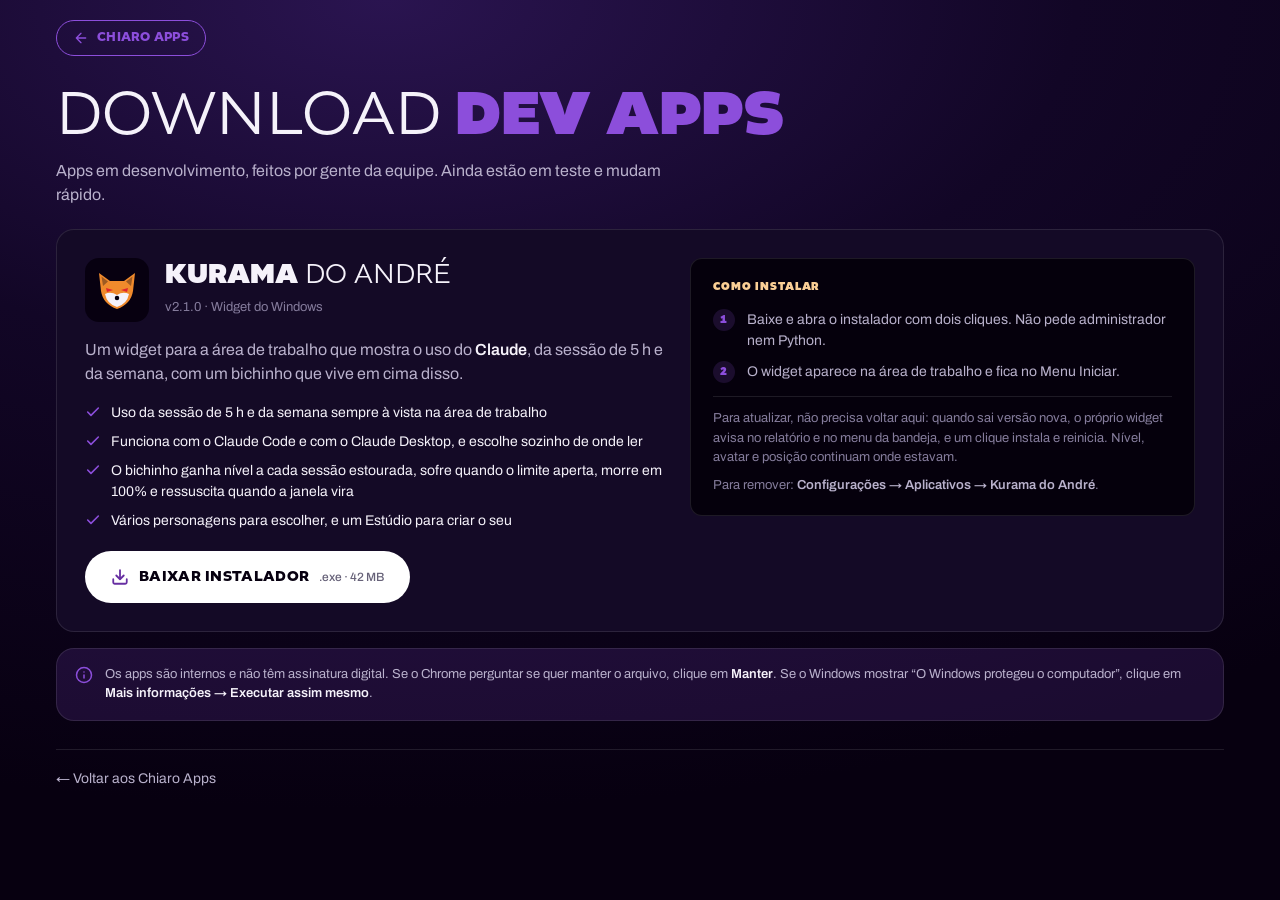
<file: dev-apps.html>
<!DOCTYPE html>
<html lang="pt-BR" data-theme="noite">
<head>
  <meta charset="UTF-8">
  <meta name="viewport" content="width=device-width, initial-scale=1">
  <title>Dev Apps · Audiovisual Pecege</title>
  <meta name="description" content="Apps em desenvolvimento feitos pela equipe Audiovisual: Kurama do André.">
  <meta name="theme-color" content="#070010">
  <meta name="robots" content="noindex, nofollow">
  <link rel="icon" type="image/png" sizes="32x32" href="assets/icone-32.png">
  <link rel="icon" type="image/png" sizes="192x192" href="assets/icone-192.png">
  <link rel="apple-touch-icon" href="assets/icone-180.png">
  <link rel="preload" href="fonts/Altivo-Black.otf" as="font" type="font/otf" crossorigin>
  <link rel="preload" href="fonts/Altivo-Light.otf" as="font" type="font/otf" crossorigin>
  <link rel="stylesheet" href="styles.css">
  <link rel="stylesheet" href="subpagina.css">
  <link rel="stylesheet" href="apps.css">
</head>
<body>

  <svg width="0" height="0" style="position:absolute" aria-hidden="true">
    <defs>
      <symbol id="i-back" viewBox="0 0 24 24"><path d="M19 12H5M12 19l-7-7 7-7"/></symbol>
      <symbol id="i-download" viewBox="0 0 24 24"><path d="M21 15v4a2 2 0 0 1-2 2H5a2 2 0 0 1-2-2v-4M7 10l5 5 5-5M12 15V3"/></symbol>
      <symbol id="i-check" viewBox="0 0 24 24"><path d="M20 6 9 17l-5-5"/></symbol>
      <symbol id="i-info" viewBox="0 0 24 24"><circle cx="12" cy="12" r="10"/><path d="M12 16v-4M12 8h.01"/></symbol>
    </defs>
  </svg>

  <!-- Só tem link a partir do botão "Dev Apps" de apps.html; não entra nos atalhos de index.html -->
  <div class="wrap">
    <header class="topbar">
      <a href="apps.html" class="back"><svg><use href="#i-back"/></svg>Chiaro Apps</a>
    </header>

    <section class="intro">
      <h1>Download <span>Dev Apps</span></h1>
      <p class="meta">Apps em desenvolvimento, feitos por gente da equipe. Ainda estão em teste e mudam rápido.</p>
    </section>

    <!-- Um bloco por app, igual a apps.html. Para adicionar um app: copie uma <section class="app"> -->
    <main class="apps">

      <section class="app" id="kurama" aria-label="Kurama do André">
        <div class="app-info">
          <header class="app-head">
            <img src="assets/apps/kurama.svg" alt="" width="64" height="64">
            <div>
              <h2><strong>Kurama</strong> do André</h2>
              <span class="versao">v2.1.0 · Widget do Windows</span>
            </div>
          </header>
          <p class="app-desc">Um widget para a área de trabalho que mostra o uso do <b>Claude</b>, da sessão de 5 h e da semana, com um bichinho que vive em cima disso.</p>
          <ul class="recursos">
            <li><svg><use href="#i-check"/></svg>Uso da sessão de 5 h e da semana sempre à vista na área de trabalho</li>
            <li><svg><use href="#i-check"/></svg>Funciona com o Claude Code e com o Claude Desktop, e escolhe sozinho de onde ler</li>
            <li><svg><use href="#i-check"/></svg>O bichinho ganha nível a cada sessão estourada, sofre quando o limite aperta, morre em 100% e ressuscita quando a janela vira</li>
            <li><svg><use href="#i-check"/></svg>Vários personagens para escolher, e um Estúdio para criar o seu</li>
          </ul>
          <div class="acoes">
            <!-- As versões saem nas Releases de Rozull/kurama -->
            <a class="baixar" href="https://github.com/Rozull/kurama/releases/download/v2.1.0/Kurama-Setup-2.1.0.exe">
              <svg><use href="#i-download"/></svg>Baixar instalador <small>.exe · 42 MB</small>
            </a>
          </div>
        </div>

        <div class="passos">
          <h3>Como instalar</h3>
          <ol>
            <li>Baixe e abra o instalador com dois cliques. Não pede administrador nem Python.</li>
            <li>O widget aparece na área de trabalho e fica no Menu Iniciar.</li>
          </ol>
          <p class="obs">Para atualizar, não precisa voltar aqui: quando sai versão nova, o próprio widget avisa no relatório e no menu da bandeja, e um clique instala e reinicia. Nível, avatar e posição continuam onde estavam.</p>
          <p class="obs">Para remover: <b>Configurações → Aplicativos → Kurama do André</b>.</p>
        </div>
      </section>
    </main>

    <aside class="aviso">
      <svg><use href="#i-info"/></svg>
      <p>Os apps são internos e não têm assinatura digital. Se o Chrome perguntar se quer manter o arquivo, clique em <b>Manter</b>. Se o Windows mostrar “O Windows protegeu o computador”, clique em <b>Mais informações → Executar assim mesmo</b>.</p>
    </aside>

    <footer class="rodape">
      <a href="apps.html">← Voltar aos Chiaro Apps</a>
    </footer>
  </div>
</body>
</html>
</file>
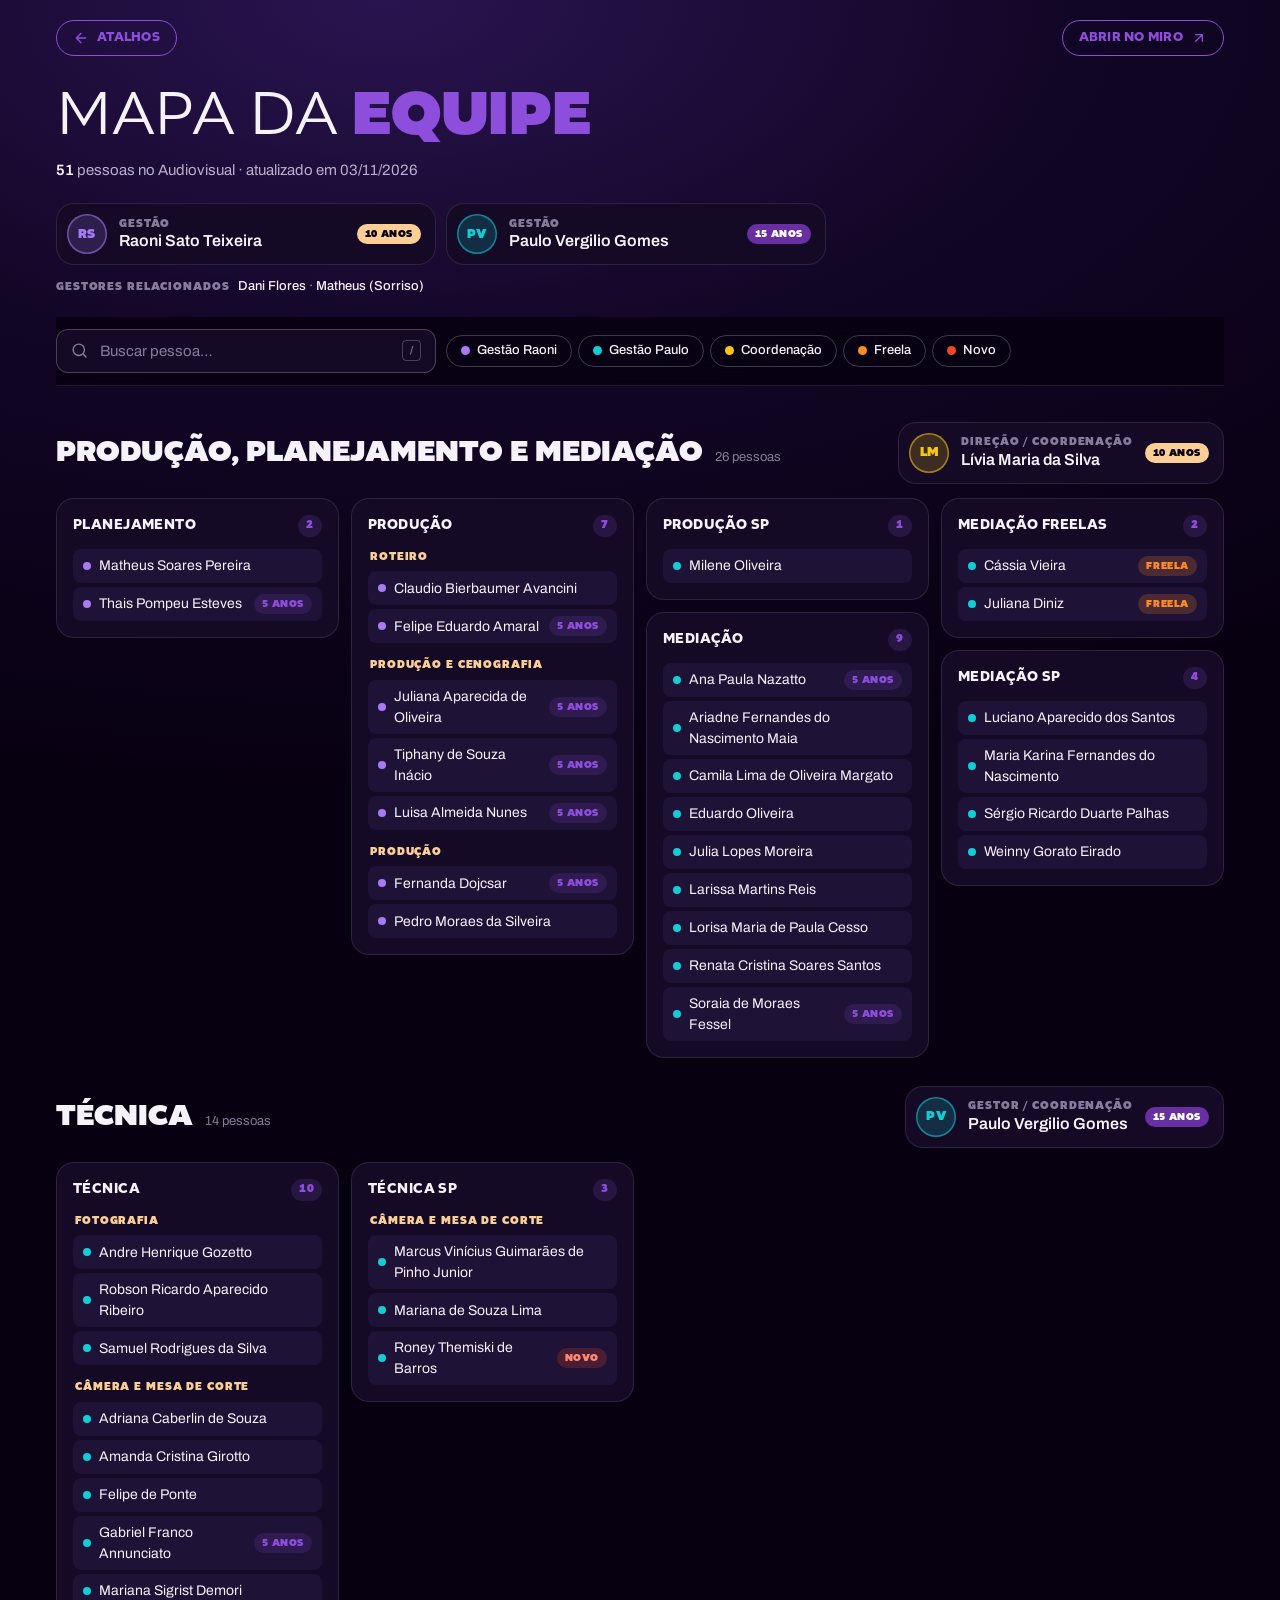
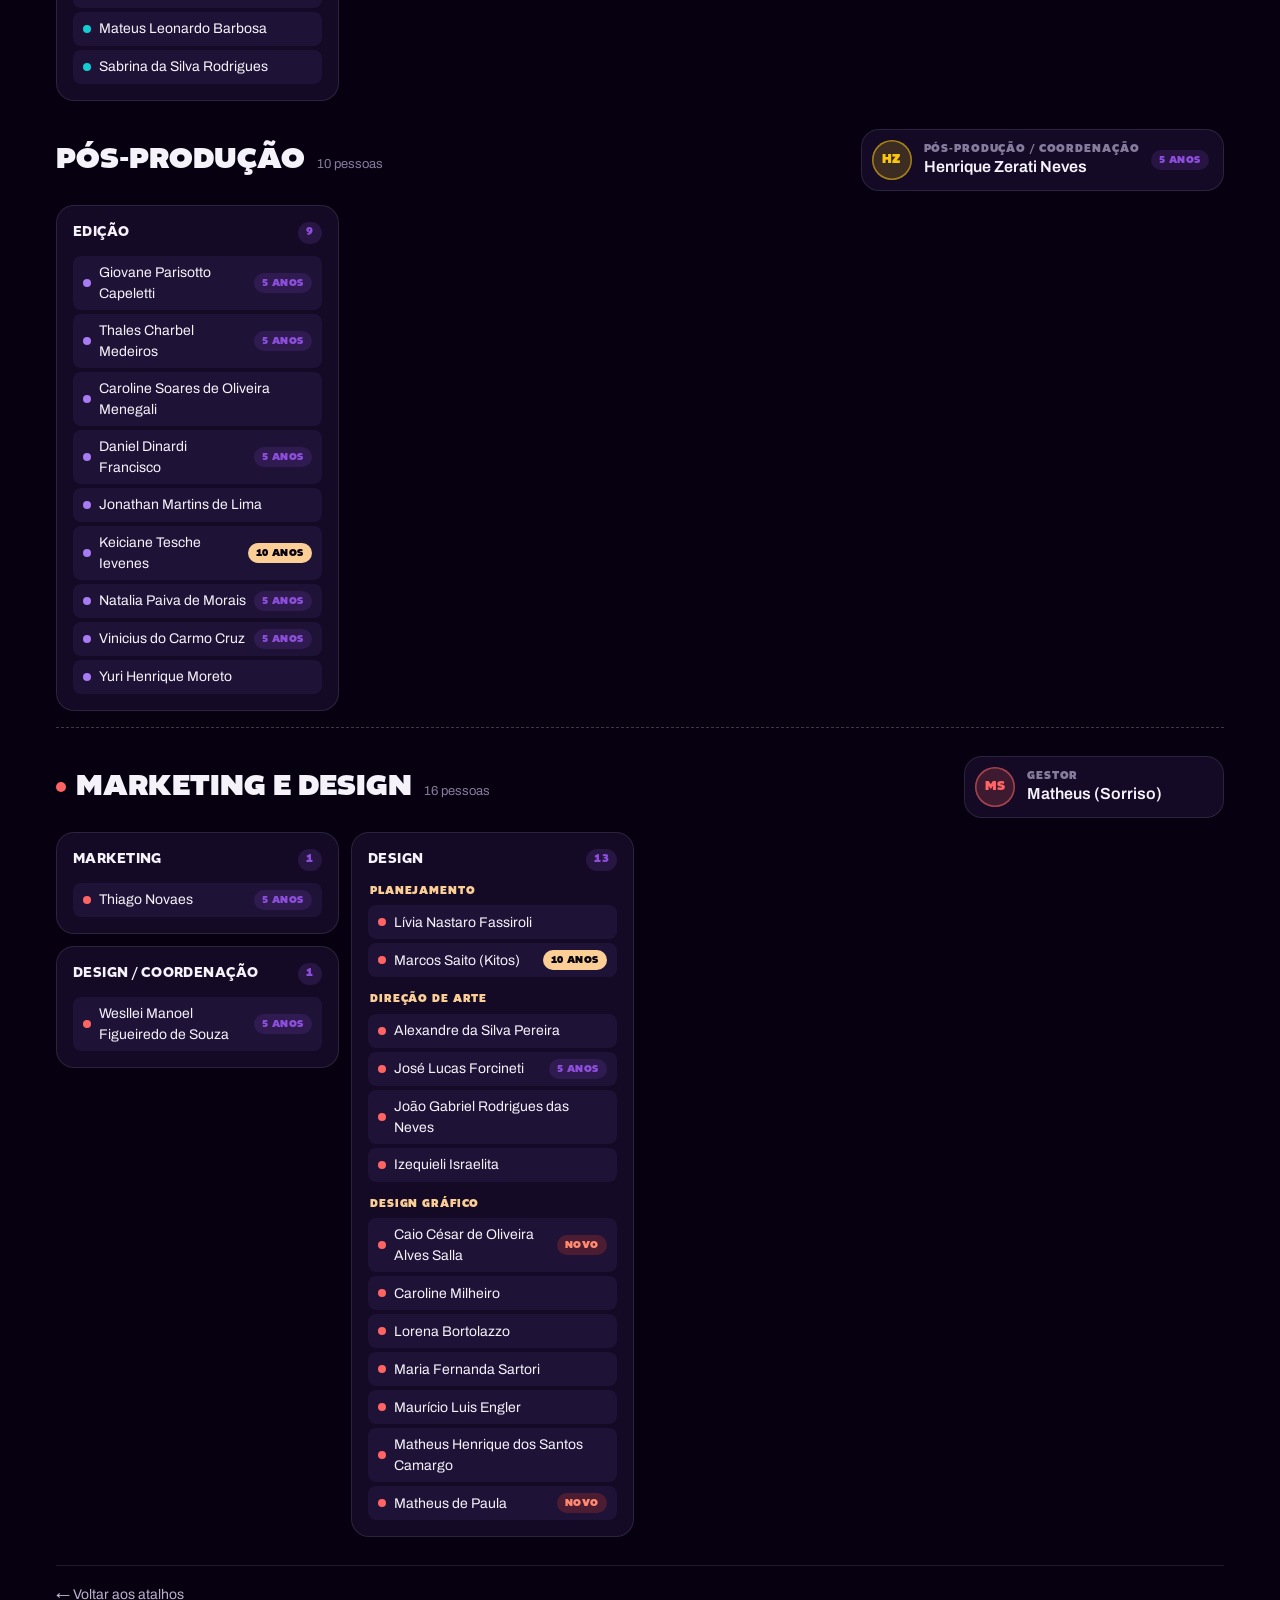
<file: equipe.html>
<!DOCTYPE html>
<html lang="pt-BR" data-theme="noite">
<head>
  <meta charset="UTF-8">
  <meta name="viewport" content="width=device-width, initial-scale=1">
  <title>Mapa da Equipe · Audiovisual Pecege</title>
  <meta name="description" content="Estrutura da equipe Audiovisual Pecege por área, time e gestão.">
  <meta name="theme-color" content="#070010">
  <meta name="robots" content="noindex, nofollow">
  <link rel="icon" type="image/png" sizes="32x32" href="assets/icone-32.png">
  <link rel="icon" type="image/png" sizes="192x192" href="assets/icone-192.png">
  <link rel="apple-touch-icon" href="assets/icone-180.png">
  <link rel="preload" href="fonts/Altivo-Black.otf" as="font" type="font/otf" crossorigin>
  <link rel="preload" href="fonts/Altivo-Light.otf" as="font" type="font/otf" crossorigin>
  <link rel="stylesheet" href="styles.css">
  <link rel="stylesheet" href="subpagina.css">
  <link rel="stylesheet" href="equipe.css">
</head>
<body>

  <svg width="0" height="0" style="position:absolute" aria-hidden="true">
    <defs>
      <symbol id="i-back" viewBox="0 0 24 24"><path d="M19 12H5M12 19l-7-7 7-7"/></symbol>
      <symbol id="i-arrow" viewBox="0 0 24 24"><path d="M7 7h10v10M7 17 17 7"/></symbol>
      <symbol id="i-search" viewBox="0 0 24 24"><circle cx="11" cy="11" r="8"/><path d="m21 21-4.3-4.3"/></symbol>
      <symbol id="i-x" viewBox="0 0 24 24"><path d="M18 6 6 18M6 6l12 12"/></symbol>
    </defs>
  </svg>

  <div class="wrap">
    <header class="topbar">
      <a href="index.html" class="back"><svg><use href="#i-back"/></svg>Atalhos</a>
      <!-- O link vem de EQUIPE.miro (equipe-dados.js); se estiver vazio, o botão fica escondido -->
      <a class="miro" id="miro" href="#" target="_blank" rel="noopener" hidden>Abrir no Miro<svg><use href="#i-arrow"/></svg></a>
    </header>

    <section class="intro">
      <h1>Mapa da <span>Equipe</span></h1>
      <p class="meta"><b id="total"></b> pessoas no Audiovisual · atualizado em <span id="atualizacao"></span></p>
    </section>

    <section class="gestao" aria-label="Gestão">
      <div class="gestao-cards" id="gestao"></div>
      <p class="relacionados" id="relacionados"></p>
    </section>

    <div class="toolbar">
      <label class="busca">
        <svg><use href="#i-search"/></svg>
        <input type="search" id="busca" placeholder="Buscar pessoa…" autocomplete="off" aria-label="Buscar pessoa">
        <kbd>/</kbd>
      </label>
      <div class="filtros" role="group" aria-label="Filtrar">
        <button type="button" class="filtro" data-filtro="raoni" aria-pressed="false"><i class="dot g-raoni"></i>Gestão Raoni</button>
        <button type="button" class="filtro" data-filtro="paulo" aria-pressed="false"><i class="dot g-paulo"></i>Gestão Paulo</button>
        <button type="button" class="filtro" data-filtro="coord" aria-pressed="false"><i class="dot g-coord"></i>Coordenação</button>
        <button type="button" class="filtro" data-filtro="freela" aria-pressed="false"><i class="dot g-freela"></i>Freela</button>
        <button type="button" class="filtro" data-filtro="novo" aria-pressed="false"><i class="dot g-novo"></i>Novo</button>
      </div>
    </div>

    <main id="areas"></main>

    <p class="vazio" id="vazio" hidden>Ninguém encontrado para essa busca.</p>

    <noscript><p class="vazio">Ative o JavaScript para ver o mapa.</p></noscript>

    <footer class="rodape">
      <a href="index.html">← Voltar aos atalhos</a>
    </footer>
  </div>

  <script src="equipe-dados.js"></script>
  <script src="equipe.js"></script>
</body>
</html>
</file>
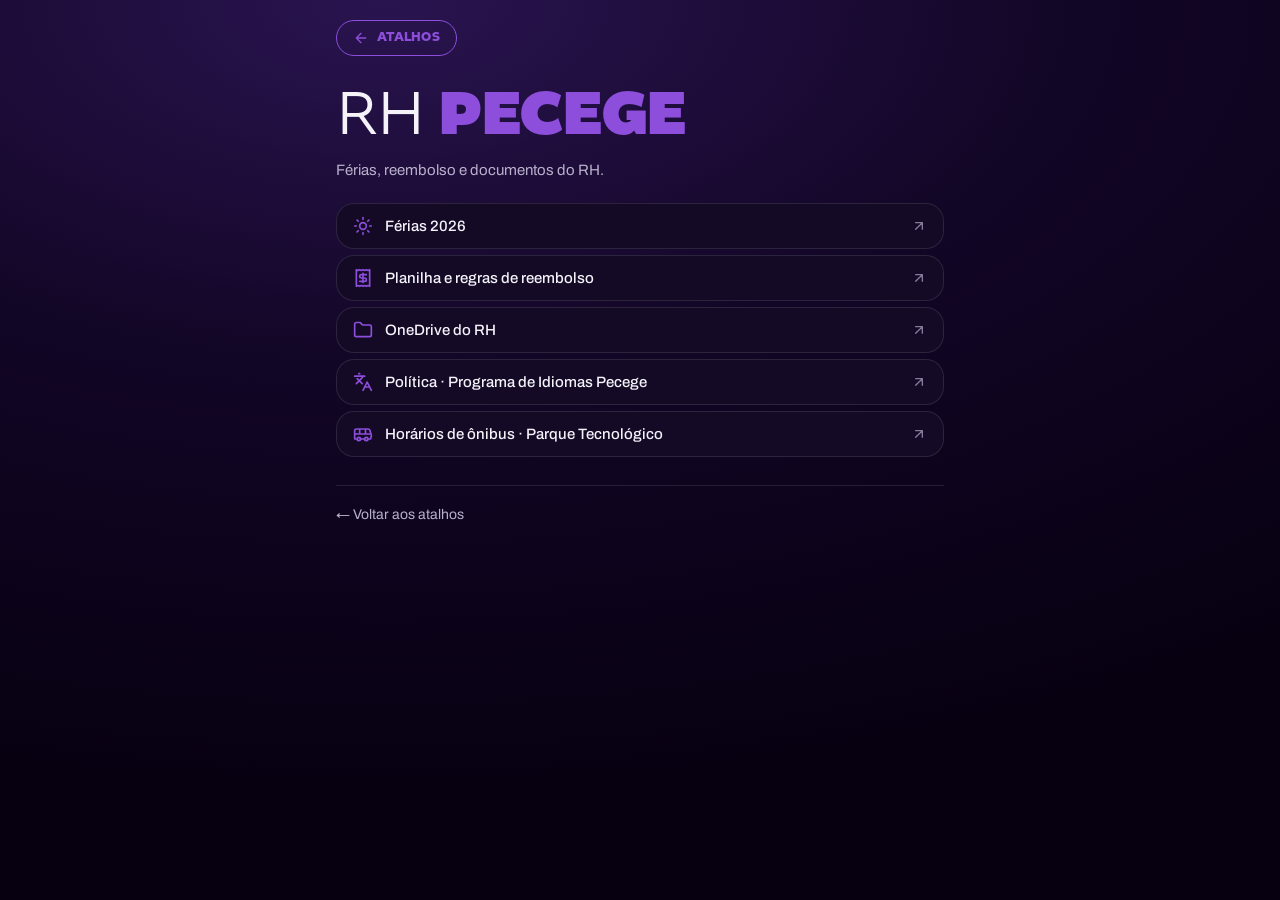
<file: rh.html>
<!DOCTYPE html>
<html lang="pt-BR" data-theme="noite">
<head>
  <meta charset="UTF-8">
  <meta name="viewport" content="width=device-width, initial-scale=1">
  <title>RH Pecege · Audiovisual Pecege</title>
  <meta name="description" content="Férias, reembolso e documentos do RH Pecege.">
  <meta name="theme-color" content="#070010">
  <meta name="robots" content="noindex, nofollow">
  <meta name="referrer" content="no-referrer">
  <link rel="icon" type="image/png" sizes="32x32" href="assets/icone-32.png">
  <link rel="icon" type="image/png" sizes="192x192" href="assets/icone-192.png">
  <link rel="apple-touch-icon" href="assets/icone-180.png">
  <link rel="preload" href="fonts/Altivo-Black.otf" as="font" type="font/otf" crossorigin>
  <link rel="preload" href="fonts/Altivo-Light.otf" as="font" type="font/otf" crossorigin>
  <link rel="stylesheet" href="styles.css">
  <link rel="stylesheet" href="subpagina.css">
</head>
<body>

  <svg width="0" height="0" style="position:absolute" aria-hidden="true">
    <defs>
      <symbol id="i-back" viewBox="0 0 24 24"><path d="M19 12H5M12 19l-7-7 7-7"/></symbol>
      <symbol id="i-arrow" viewBox="0 0 24 24"><path d="M7 7h10v10M7 17 17 7"/></symbol>
      <symbol id="i-sun" viewBox="0 0 24 24"><circle cx="12" cy="12" r="4"/><path d="M12 2v2M12 20v2M4.93 4.93l1.41 1.41M17.66 17.66l1.41 1.41M2 12h2M20 12h2M6.34 17.66l-1.41 1.41M19.07 4.93l-1.41 1.41"/></symbol>
      <symbol id="i-receipt" viewBox="0 0 24 24"><path d="M4 2v20l2-1 2 1 2-1 2 1 2-1 2 1 2-1 2 1V2l-2 1-2-1-2 1-2-1-2 1-2-1-2 1Z"/><path d="M16 8h-6a2 2 0 1 0 0 4h4a2 2 0 1 1 0 4H8M12 17.5v-11"/></symbol>
      <symbol id="i-folder" viewBox="0 0 24 24"><path d="M20 20a2 2 0 0 0 2-2V8a2 2 0 0 0-2-2h-7.9a2 2 0 0 1-1.69-.9L9.6 3.9A2 2 0 0 0 7.93 3H4a2 2 0 0 0-2 2v13a2 2 0 0 0 2 2Z"/></symbol>
      <symbol id="i-languages" viewBox="0 0 24 24"><path d="m5 8 6 6M4 14l6-6 2-3M2 5h12M7 2h1M22 22l-5-10-5 10M14 18h6"/></symbol>
      <symbol id="i-bus" viewBox="0 0 24 24"><path d="M8 6v6M15 6v6M2 12h19.6M18 18h3s.5-1.7.8-2.8c.1-.4.2-.8.2-1.2s-.1-.8-.2-1.2l-1.4-5C20.1 6.8 19.1 6 18 6H4a2 2 0 0 0-2 2v10h3M9 18h5"/><circle cx="7" cy="18" r="2"/><circle cx="16" cy="18" r="2"/></symbol>
    </defs>
  </svg>

  <!-- SEGURANÇA: os links marcados com "PÚBLICO: trocar pelo link restrito" abriram sem login (verificação de 02/10/2026) -->
  <div class="wrap wrap-estreito">
    <header class="topbar">
      <a href="index.html" class="back"><svg><use href="#i-back"/></svg>Atalhos</a>
    </header>

    <section class="intro">
      <h1>RH <span>Pecege</span></h1>
      <p class="meta">Férias, reembolso e documentos do RH.</p>
    </section>

    <main class="links">
      <a class="link" href="https://pecege-my.sharepoint.com/:x:/p/raoni/EYKUjJB08HJJnk1mte6WdIIBqNAQ0yo6gOaNRkDBeiVHqA?e=ZzbNRh" target="_blank" rel="noopener">
        <svg class="icon"><use href="#i-sun"/></svg><span>Férias 2026</span><svg class="arrow"><use href="#i-arrow"/></svg>
      </a>
      <a class="link" href="https://pecege-my.sharepoint.com/personal/audiovisual_pecege_com/_layouts/15/onedrive.aspx?id=%2Fpersonal%2Faudiovisual%5Fpecege%5Fcom%2FDocuments%2FLinkTree%2F2024%2FReembolso" target="_blank" rel="noopener">
        <svg class="icon"><use href="#i-receipt"/></svg><span>Planilha e regras de reembolso</span><svg class="arrow"><use href="#i-arrow"/></svg>
      </a>
      <!-- PÚBLICO: trocar pelo link restrito (pasta aberta para qualquer pessoa) -->
      <a class="link" href="https://pecege-my.sharepoint.com/:f:/p/isabeladonderi/EjbOYkWE1C1Mggy2pB5S2DMB9ABL1xqLLFgx_hL0s6dYrA?e=gtDGYN" target="_blank" rel="noopener">
        <svg class="icon"><use href="#i-folder"/></svg><span>OneDrive do RH</span><svg class="arrow"><use href="#i-arrow"/></svg>
      </a>
      <a class="link" href="https://pecege-my.sharepoint.com/:b:/p/raoni/ESMgpYFff-NOlpdeWViL3TwBWCMShXX1g7HMiaMPHFLvRg?e=paKvx9" target="_blank" rel="noopener">
        <svg class="icon"><use href="#i-languages"/></svg><span>Política · Programa de Idiomas Pecege</span><svg class="arrow"><use href="#i-arrow"/></svg>
      </a>
      <!-- PÚBLICO: trocar pelo link restrito (PDF aberto para qualquer pessoa) -->
      <a class="link" href="https://pecege-my.sharepoint.com/:b:/p/raoni/EVOpa0MscP9EkGJ-qmzZuCIBkCKQLwI6ZZhLlEzKovmsPw?e=fZFoiR" target="_blank" rel="noopener">
        <svg class="icon"><use href="#i-bus"/></svg><span>Horários de ônibus · Parque Tecnológico</span><svg class="arrow"><use href="#i-arrow"/></svg>
      </a>
    </main>

    <footer class="rodape">
      <a href="index.html">← Voltar aos atalhos</a>
    </footer>
  </div>
</body>
</html>
</file>
<file: styles.css>
/* ===== Design System Chiaro Filmes (tema Noite) ===== */
@import "tokens/fonts.css";
@import "tokens/colors.css";
@import "tokens/typography.css";
@import "tokens/spacing.css";

:root { color-scheme: dark; }

*, *::before, *::after { box-sizing: border-box; }

body {
  margin: 0;
  min-height: 100vh;
  background: var(--chiaro-noite) var(--gradient-noite) no-repeat;
  background-size: 100% 100vh;
  color: var(--text-primary);
  font-family: var(--font-body);
  line-height: var(--leading-normal);
  -webkit-font-smoothing: antialiased;
}

a { color: inherit; text-decoration: none; }
img { display: block; }
svg { width: 1em; height: 1em; fill: none; stroke: currentColor; stroke-width: 2; stroke-linecap: round; stroke-linejoin: round; flex-shrink: 0; }
:focus-visible { outline: none; box-shadow: var(--focus-ring); }
::selection { background: var(--chiaro-lavanda); color: #fff; }
[hidden] { display: none !important; }

/* ===== Menu das outras páginas ===== */
.menu-paginas {
  display: flex; justify-content: center; gap: 8px;
  max-width: 760px; margin: 0 auto;
  padding: 14px 16px 0;
}
.menu-paginas a {
  display: inline-flex; align-items: center; gap: 8px;
  height: 36px; padding: 0 16px;
  border-radius: var(--radius-pill);
  border: 1.5px solid var(--border-subtle);
  color: var(--text-primary);
  font-family: var(--font-display);
  font-size: 12px; font-weight: var(--weight-bold);
  letter-spacing: .03em; text-transform: uppercase;
  white-space: nowrap;
  transition: background var(--dur-fast) var(--ease-cine), border-color var(--dur-fast) var(--ease-cine), transform var(--dur-fast) var(--ease-cine);
}
.menu-paginas svg { font-size: 15px; color: var(--text-brand); }
.menu-paginas a:hover { background: var(--accent-soft); border-color: var(--border-brand); }
.menu-paginas a:active { transform: scale(.98); }

/* ===== Página ===== */
.page {
  width: 100%;
  max-width: 560px;
  margin: 0 auto;
  padding: 28px 16px 96px; /* espaço embaixo para o botão flutuante */
}

/* ===== Perfil ===== */
.profile { text-align: center; margin-bottom: 22px; }
.avatar {
  display: block;
  width: 68px; height: 68px;
  margin: 0 auto 14px;
  border-radius: 50%;
  object-fit: cover;
  background: var(--surface-card);
  border: 2px solid var(--chiaro-lavanda);
  box-shadow: 0 0 0 4px var(--accent-soft);
}
/* Título em dois pesos: genérico em Light + nome próprio em Black */
.profile h1 {
  margin: 0;
  font-family: var(--font-display);
  font-size: clamp(30px, 6vw, 44px);
  font-weight: var(--type-title-light);
  line-height: var(--leading-tight);
  letter-spacing: -.005em;
  text-transform: uppercase;
}
.profile h1 span { font-weight: var(--type-title-bold); color: var(--chiaro-lavanda); }
.profile p {
  margin: 10px auto 0;
  max-width: 520px;
  font-size: 15px;
  color: var(--text-secondary);
}

.socials { list-style: none; margin: 14px 0 0; padding: 0; display: flex; justify-content: center; gap: 10px; }
.socials a {
  width: 38px; height: 38px;
  display: grid; place-items: center;
  border-radius: var(--radius-pill);
  border: 1.5px solid var(--border-strong);
  color: var(--text-primary);
  font-size: 17px;
  transition: background var(--dur-fast) var(--ease-cine), border-color var(--dur-fast) var(--ease-cine), color var(--dur-fast) var(--ease-cine);
}
.socials a:hover { background: var(--accent-soft); border-color: var(--border-brand); color: var(--chiaro-lavanda); }
.socials a:active { transform: scale(.98); }

/* ===== Busca de atalhos ===== */
.busca-links {
  display: flex; align-items: center; gap: 10px;
  max-width: 440px; height: 44px;
  margin: 0 auto 22px; padding: 0 14px;
  background: var(--surface-card);
  border: 1.5px solid var(--border-strong);
  border-radius: var(--radius-pill);
  color: var(--text-muted); font-size: 17px;
  transition: border-color var(--dur-fast) var(--ease-cine), box-shadow var(--dur-fast) var(--ease-cine);
}
.busca-links:focus-within { border-color: var(--accent); box-shadow: var(--focus-ring); color: var(--text-brand); }
.busca-links input { flex: 1; min-width: 0; background: none; border: 0; outline: 0; color: var(--text-primary); font: 400 15px var(--font-body); }
.busca-links input::placeholder { color: var(--text-muted); }
.busca-links input::-webkit-search-cancel-button { filter: invert(1) opacity(.5); }
.busca-links kbd { font: 600 11px/1 var(--font-body); padding: 4px 7px; border: 1px solid var(--border-strong); border-radius: var(--radius-xs); }
@media (hover: none) { .busca-links kbd { display: none; } }
.vazio-links { margin: 8px 0 0; text-align: center; color: var(--text-secondary); font-size: 14px; }

/* ===== Colunas e grupos ===== */
.columns { display: grid; gap: 22px; }
/* Overline: Altivo Black pequeno */
.group h2 {
  margin: 0 0 10px 4px;
  font-family: var(--font-display);
  font-size: var(--text-overline);
  font-weight: var(--type-overline);
  letter-spacing: var(--tracking-wide);
  text-transform: uppercase;
  color: var(--chiaro-pessego);
}
.links { display: grid; grid-template-columns: 1fr; gap: 8px; }

.link {
  position: relative;
  display: flex;
  align-items: center;
  gap: 12px;
  min-height: 50px;
  padding: 9px 44px 9px 16px;
  border-radius: var(--radius-card);
  background: var(--surface-card);
  border: 1px solid var(--border-subtle);
  font-size: 15px;
  font-weight: 500;
  line-height: 1.3;
  transition: transform var(--dur-base) var(--ease-cine), background var(--dur-base) var(--ease-cine), border-color var(--dur-base) var(--ease-cine), box-shadow var(--dur-base) var(--ease-cine);
}
.link .icon { font-size: 20px; color: var(--text-brand); }
.link:hover, .link:focus-visible {
  transform: translateY(-2px);
  background: var(--surface-raised);
  border-color: var(--border-brand);
}
.link:active { transform: scale(.98); }

.arrow {
  position: absolute;
  right: 16px;
  top: 50%;
  margin-top: -8px;
  font-size: 16px;
  color: var(--text-muted);
  transition: color var(--dur-base) var(--ease-cine), transform var(--dur-base) var(--ease-cine);
}
.link:hover .arrow, .link:focus-visible .arrow { color: var(--text-primary); transform: translate(2px, -2px); }

/* ===== Cronograma semanal: o maior botão, sempre primeiro ===== */
.destaque { margin-bottom: 16px; }
.featured {
  min-height: 76px;
  padding: 8px 52px 8px 8px;
  gap: 16px;
  background: var(--gradient-chiaro);
  /* O gradiente cobre também a borda: sem isso ele se repete por baixo da borda
     transparente e aparece uma faixa clara na lateral direita */
  background-origin: border-box;
  border-color: transparent;
  color: #fff;
}
.featured img { width: 60px; height: 60px; border-radius: var(--radius-md); object-fit: cover; }
.featured-text { display: flex; flex-direction: column; gap: 4px; line-height: 1.1; }
.featured-title { font-family: var(--font-display); font-size: clamp(18px, 4.5vw, 22px); font-weight: var(--weight-black); letter-spacing: .01em; text-transform: uppercase; }
.featured-sub { font-size: 13px; color: rgba(255, 255, 255, .8); }
.featured .arrow { right: 20px; margin-top: -10px; font-size: 20px; color: rgba(255, 255, 255, .75); }
.featured:hover, .featured:focus-visible {
  background: var(--gradient-chiaro);
  background-origin: border-box;
  border-color: transparent;
  box-shadow: var(--shadow-glow);
  filter: brightness(1.08);
}
.featured:hover .arrow { color: #fff; }

/* ===== Plataformas Pecege: botão flutuante + menu ===== */
.plataformas { position: fixed; right: 20px; bottom: 20px; z-index: 30; }
.plataformas-botao {
  display: inline-flex; align-items: center; gap: 10px;
  height: 50px; padding: 0 18px 0 14px;
  border-radius: var(--radius-pill);
  border: 1.5px solid var(--border-strong);
  background: var(--surface-raised);
  color: var(--text-primary);
  box-shadow: var(--shadow-lg);
  font-family: var(--font-display);
  font-size: 13px; font-weight: var(--weight-bold);
  letter-spacing: .03em; text-transform: uppercase;
  cursor: pointer;
  transition: border-color var(--dur-fast) var(--ease-cine), background var(--dur-fast) var(--ease-cine), transform var(--dur-fast) var(--ease-cine);
}
.plataformas-botao:hover, .plataformas-botao[aria-expanded="true"] { border-color: var(--border-brand); background: #261845; }
.plataformas-botao:active { transform: scale(.98); }
.pecege-simbolo { width: 24px; height: 21px; object-fit: contain; }
.plataformas-botao .chevron { font-size: 16px; color: var(--text-muted); transition: transform var(--dur-base) var(--ease-cine); }
.plataformas-botao[aria-expanded="false"] .chevron { transform: rotate(180deg); }

.plataformas-menu {
  position: absolute; right: 0; bottom: 60px;
  min-width: 240px;
  padding: 6px;
  display: grid; gap: 2px;
  border-radius: var(--radius-lg);
  border: 1px solid var(--border-strong);
  background: var(--surface-raised);
  box-shadow: var(--shadow-lg);
  animation: menu-in var(--dur-base) var(--ease-cine);
}
.plataformas-menu a {
  display: flex; align-items: center; gap: 12px;
  height: 46px; padding: 0 14px;
  border-radius: var(--radius-md);
  font-size: 15px; font-weight: 500;
  transition: background var(--dur-fast) var(--ease-cine);
}
.plataformas-menu a > svg:first-child { font-size: 19px; color: var(--text-brand); }
.plataformas-menu a span { margin-right: auto; }
.plataformas-menu .arrow-mini { font-size: 14px; color: var(--text-muted); }
.plataformas-menu a:hover, .plataformas-menu a:focus-visible { background: var(--accent-soft); }
@keyframes menu-in { from { opacity: 0; transform: translateY(6px); } }

/* ===== Rodapé ===== */
.footer { display: flex; justify-content: center; margin-top: 28px; }
.footer a { opacity: .55; transition: opacity var(--dur-base) var(--ease-cine); }
.footer a:hover { opacity: 1; }
.footer img { width: 88px; height: auto; }

/* ===== Entrada: fade cinematográfico ===== */
@media (prefers-reduced-motion: no-preference) {
  .profile, .destaque, .busca-links, .group { animation: reveal var(--dur-scene) var(--ease-cine) both; }
  .destaque { animation-delay: .05s; }
  .busca-links { animation-delay: .1s; }
  .group:nth-child(1) { animation-delay: .15s; }
  .group:nth-child(2) { animation-delay: .22s; }
}
@keyframes reveal { from { opacity: 0; transform: translateY(10px); } }

/* ===== Celular: menu de páginas em quatro blocos iguais ===== */
@media (max-width: 759px) {
  .menu-paginas { gap: 6px; }
  .menu-paginas a {
    flex: 1 1 0; min-width: 0; flex-direction: column; justify-content: center; gap: 4px;
    height: auto; padding: 8px 4px;
    border-radius: var(--radius-md);
    font-family: var(--font-body); font-size: 12px; font-weight: 600;
    letter-spacing: 0; text-transform: none;
    white-space: normal; text-align: center; line-height: 1.2;
  }
  .menu-paginas svg { font-size: 18px; }
  .plataformas { right: 16px; bottom: 16px; }
}

/* ===== Desktop: Audiovisual | Estúdios ===== */
@media (min-width: 860px) {
  .menu-paginas { max-width: 1180px; padding-top: 16px; }
  .page { max-width: 1180px; padding-top: 20px; }
  .avatar { width: 60px; height: 60px; margin-bottom: 12px; }
  .profile { margin-bottom: 18px; }
  .profile p { margin-top: 6px; }
  .socials { margin-top: 10px; }
  .socials a { width: 36px; height: 36px; font-size: 16px; }
  .destaque { max-width: 760px; margin-left: auto; margin-right: auto; }
  .busca-links { margin-bottom: 18px; }
  .links { gap: 6px; }
  .link { min-height: 46px; padding-top: 7px; padding-bottom: 7px; }
  .featured { min-height: 76px; padding-top: 8px; padding-bottom: 8px; }
  .columns { grid-template-columns: 1fr 2fr; gap: 24px; align-items: start; }
}
/* Estúdios em duas sub-colunas; a ordem segue de cima para baixo, depois a coluna da direita */
@media (min-width: 1024px) {
  .group-estudios .links { display: block; columns: 2; column-gap: 6px; }
  .group-estudios .link { break-inside: avoid; margin-bottom: 6px; }
}
</file>
<file: subpagina.css>
/* Base das páginas internas (Mapa da Equipe, Chiaro Apps) — usa os tokens de styles.css */
[hidden] { display: none !important; }

.wrap { width: 100%; max-width: 1200px; margin: 0 auto; padding: 20px 16px 32px; }
.wrap-estreito { max-width: 640px; }

/* ===== Topo: botões secundários em pílula ===== */
.topbar { display: flex; align-items: center; justify-content: space-between; gap: 12px; }
.back, .miro, .dev {
  display: inline-flex; align-items: center; gap: 8px;
  height: 36px; padding: 0 16px;
  border-radius: var(--radius-pill);
  border: 1.5px solid var(--border-brand);
  color: var(--text-brand);
  font-family: var(--font-display);
  font-size: 13px; font-weight: var(--weight-bold);
  letter-spacing: .02em; text-transform: uppercase;
  transition: background var(--dur-fast) var(--ease-cine), transform var(--dur-fast) var(--ease-cine);
}
.back svg, .miro svg, .dev svg { font-size: 16px; }
.back:hover, .miro:hover, .dev:hover { background: var(--accent-soft); }
.back:active, .miro:active, .dev:active { transform: scale(.98); }

/* ===== Título: Light + Black ===== */
.intro { margin: 32px 0 22px; }
.intro h1 {
  margin: 0;
  font-family: var(--font-display);
  font-size: clamp(34px, 6vw, 64px);
  font-weight: var(--type-title-light);
  line-height: var(--leading-tight);
  letter-spacing: -.005em;
  text-transform: uppercase;
}
.intro h1 span { font-weight: var(--type-title-bold); color: var(--chiaro-lavanda); }
.meta { margin: 12px 0 0; color: var(--text-secondary); font-size: 15px; }
.meta b { color: var(--text-primary); font-weight: 600; }

/* ===== Rodapé ===== */
.rodape { margin-top: 28px; padding-top: 18px; border-top: 1px solid var(--border-subtle); font-size: 14px; }
.rodape a { color: var(--text-secondary); }
.rodape a:hover { color: var(--accent-hover); text-decoration: underline; text-underline-offset: 3px; }
</file>
<file: apps.css>
/* Download Chiaro Apps — usa os tokens de styles.css e a base de subpagina.css */
.intro .meta { max-width: 640px; font-size: 16px; line-height: var(--leading-normal); }

/* ===== Apps: um bloco por app, todos visíveis ===== */
.apps { display: grid; gap: 16px; }
.app { scroll-margin-top: 16px; } /* links antigos com #downloader / #grabber param com folga */

.app {
  display: grid;
  grid-template-columns: minmax(0, 1.15fr) minmax(0, 1fr);
  gap: 24px;
  padding: 28px;
  border-radius: var(--radius-card);
  background: var(--surface-card);
  border: 1px solid var(--border-subtle);
}
.app-info { display: flex; flex-direction: column; gap: 16px; }

.app-head { display: flex; align-items: center; gap: 16px; }
.app-head img { width: 64px; height: 64px; object-fit: contain; }
.app h2 {
  margin: 0 0 4px;
  font-family: var(--font-display);
  font-size: 28px;
  font-weight: var(--type-title-light);
  line-height: 1;
  text-transform: uppercase;
}
.app h2 strong { font-weight: var(--type-title-bold); }
.versao { font-size: 13px; color: var(--text-muted); }

.app-desc { margin: 0; font-size: 16px; color: var(--text-secondary); line-height: var(--leading-normal); }
.app-desc b { color: var(--text-primary); font-weight: 600; }

.recursos { list-style: none; margin: 0; padding: 0; display: grid; gap: 8px; font-size: 14px; }
.recursos li { position: relative; padding-left: 26px; }
.recursos svg { position: absolute; left: 0; top: 2px; font-size: 16px; color: var(--text-brand); stroke-width: 2.4; }

kbd {
  display: inline-block;
  padding: 1px 6px;
  border: 1px solid var(--border-strong);
  border-bottom-width: 2px;
  border-radius: var(--radius-xs);
  font: 600 12px/1.4 var(--font-body);
  color: var(--text-primary);
}

/* Botão de download: Button variant "light" (branco, pílula) */
.acoes { display: flex; flex-wrap: wrap; align-items: center; gap: 8px 18px; margin-top: 4px; }
.baixar {
  display: inline-flex; align-items: center; gap: 10px;
  height: 52px; padding: 0 26px;
  border-radius: var(--radius-pill);
  background: #fff;
  color: var(--chiaro-noite);
  font-family: var(--font-display);
  font-size: 15px; font-weight: var(--weight-bold);
  letter-spacing: .02em; text-transform: uppercase;
  transition: background var(--dur-fast) var(--ease-cine), transform var(--dur-fast) var(--ease-cine);
}
.baixar svg { font-size: 18px; stroke-width: 2.4; color: var(--chiaro-violeta); }
.baixar small { font-family: var(--font-body); font-size: 12px; font-weight: 500; letter-spacing: 0; text-transform: none; color: var(--neutral-500); }
.baixar:hover { background: var(--chiaro-areia); }
.baixar:active { transform: scale(.98); }
.alt { font-size: 14px; color: var(--text-secondary); text-decoration: underline; text-underline-offset: 3px; }
.alt:hover { color: var(--text-brand); }

/* Passo a passo */
.passos {
  align-self: start;
  padding: 20px 22px;
  border-radius: var(--radius-md);
  background: var(--surface-sunken);
  border: 1px solid var(--border-subtle);
}
.passos h3 { margin: 0 0 14px; font-family: var(--font-display); font-size: var(--text-overline); font-weight: var(--weight-black); letter-spacing: var(--tracking-wide); text-transform: uppercase; color: var(--chiaro-pessego); }
.passos ol { margin: 0; padding: 0; list-style: none; counter-reset: passo; display: grid; gap: 10px; font-size: 14px; color: var(--text-secondary); }
.passos li { position: relative; padding-left: 34px; counter-increment: passo; line-height: var(--leading-normal); }
.passos li::before {
  content: counter(passo);
  position: absolute; left: 0; top: 0;
  width: 22px; height: 22px;
  display: grid; place-items: center;
  border-radius: 50%;
  background: var(--accent-soft);
  color: var(--text-brand);
  font: var(--weight-black) 11px/1 var(--font-display);
}
.passos b { color: var(--text-primary); font-weight: 600; }
.obs { margin: 14px 0 0; padding-top: 12px; border-top: 1px solid var(--border-subtle); font-size: 13px; color: var(--text-muted); }
.obs + .obs { margin-top: 8px; padding-top: 0; border-top: 0; }
.obs b { color: var(--text-secondary); font-weight: 600; }

/* Aviso */
.aviso {
  display: flex; gap: 12px; align-items: flex-start;
  margin-top: 16px;
  padding: 16px 18px;
  border-radius: var(--radius-card);
  background: var(--accent-soft);
  border: 1px solid var(--border-subtle);
  font-size: 13px; color: var(--text-secondary);
}
.aviso svg { margin-top: 1px; font-size: 18px; color: var(--text-brand); }
.aviso p { margin: 0; line-height: var(--leading-normal); }
.aviso b { color: var(--text-primary); font-weight: 600; }

@media (max-width: 860px) {
  .app { grid-template-columns: 1fr; padding: 20px; }
}
@media (max-width: 560px) {
  .app h2 { font-size: 22px; }
  .app-head img { width: 56px; height: 56px; }
  .passos { padding: 16px; }
}
</file>
<file: equipe.css>
/* Mapa da Equipe — usa os tokens de styles.css e a base de subpagina.css */
:root {
  /* Cores de gestão: legenda do Miro (dado funcional, não paleta de marca) */
  --g-raoni: #A77BF3;
  --g-paulo: #12CDD4;
  --g-coord: #FAC710;
  --g-mkt: #FF6464;
  --g-freela: #FF8B24;
  --g-novo: #F24726;
}

/* ===== Gestão ===== */
.gestao { margin-bottom: 20px; }
.gestao-cards { display: flex; flex-wrap: wrap; gap: 10px; }
.gestao .lider { flex: 1 1 260px; max-width: 380px; }
.relacionados { margin: 12px 0 0; font-size: 13px; color: var(--text-secondary); }
.relacionados span { margin-right: 6px; font-family: var(--font-display); font-size: var(--text-overline); font-weight: var(--weight-black); letter-spacing: var(--tracking-wide); text-transform: uppercase; color: var(--text-muted); }
.relacionados b { font-weight: 500; color: var(--text-primary); }

/* Card de liderança (a cor da gestão fica nas iniciais, nunca em borda lateral) */
.lider {
  display: flex; align-items: center; gap: 12px;
  padding: 10px 14px 10px 10px;
  border-radius: var(--radius-card);
  background: var(--surface-card);
  border: 1px solid var(--border-subtle);
}
.iniciais {
  width: 40px; height: 40px; flex-shrink: 0;
  display: grid; place-items: center;
  border-radius: 50%;
  background: color-mix(in srgb, var(--g) 18%, transparent);
  box-shadow: inset 0 0 0 1.5px color-mix(in srgb, var(--g) 55%, transparent);
  color: var(--g);
  font-family: var(--font-display);
  font-size: 13px; font-weight: var(--weight-black); letter-spacing: .02em;
}
.lider-txt { display: flex; flex-direction: column; min-width: 0; margin-right: auto; line-height: 1.3; }
.cargo { font-family: var(--font-display); font-size: var(--text-overline); font-weight: var(--weight-black); letter-spacing: var(--tracking-wide); text-transform: uppercase; color: var(--text-muted); }
.lider .nome { font-size: 16px; font-weight: 600; }

/* ===== Busca e filtros ===== */
.toolbar {
  position: sticky; top: 0; z-index: 10;
  display: flex; flex-wrap: wrap; align-items: center; gap: 10px;
  padding: 12px 0;
  margin-bottom: 8px;
  background: rgba(7, 0, 16, .82);
  backdrop-filter: blur(var(--blur-glass));
  -webkit-backdrop-filter: blur(var(--blur-glass));
  border-bottom: 1px solid var(--border-subtle);
}
.busca {
  flex: 1 1 260px; max-width: 380px;
  display: flex; align-items: center; gap: 10px;
  height: 44px; padding: 0 14px;
  background: var(--surface-card);
  border: 1.5px solid var(--border-strong);
  border-radius: var(--radius-control);
  color: var(--text-muted); font-size: 17px;
  transition: border-color var(--dur-fast) var(--ease-cine), box-shadow var(--dur-fast) var(--ease-cine);
}
.busca:focus-within { border-color: var(--accent); box-shadow: var(--focus-ring); color: var(--text-brand); }
.busca input { flex: 1; min-width: 0; background: none; border: 0; outline: 0; color: var(--text-primary); font: 400 15px var(--font-body); }
.busca input::placeholder { color: var(--text-muted); }
.busca kbd { font: 600 11px/1 var(--font-body); padding: 4px 7px; border: 1px solid var(--border-strong); border-radius: var(--radius-xs); }

/* Filtros no formato Tag */
.filtros { display: flex; flex-wrap: wrap; gap: 6px; }
.filtro {
  display: inline-flex; align-items: center; gap: 7px;
  height: 32px; padding: 0 14px;
  border-radius: var(--radius-pill);
  border: 1.5px solid var(--border-strong);
  background: transparent;
  color: var(--text-primary);
  font: 500 13px/1 var(--font-body);
  cursor: pointer;
  transition: background var(--dur-fast) var(--ease-cine), border-color var(--dur-fast) var(--ease-cine), color var(--dur-fast) var(--ease-cine);
}
.filtro:hover { background: var(--accent-soft); }
.filtro:active { transform: scale(.98); }
.filtro[aria-pressed="true"] { background: var(--accent); border-color: var(--accent); color: #fff; }
.dot { width: 9px; height: 9px; border-radius: 50%; background: var(--g); }
.filtro[aria-pressed="true"] .dot { box-shadow: 0 0 0 1.5px #fff; }

/* Cores de gestão (legenda do Miro) */
.g-none { --g: var(--border-strong); }
.g-raoni { --g: var(--g-raoni); }
.g-paulo { --g: var(--g-paulo); }
.g-coord { --g: var(--g-coord); }
.g-freela { --g: var(--g-freela); }
.g-novo { --g: var(--g-novo); }
.g-mkt, .area-mkt .pessoa { --g: var(--g-mkt); }

/* ===== Áreas ===== */
.area { padding-top: 28px; }
.area-head { display: flex; flex-wrap: wrap; align-items: center; justify-content: space-between; gap: 12px; margin-bottom: 14px; }
.area-titulo { display: flex; align-items: baseline; gap: 12px; flex-wrap: wrap; }
.area h2 {
  margin: 0;
  font-family: var(--font-display);
  font-size: clamp(22px, 3vw, 30px);
  font-weight: var(--weight-black);
  line-height: 1;
  text-transform: uppercase;
}
.area-n { font-size: 13px; color: var(--text-muted); }
.area-head .lider { min-width: 260px; }

.area-mkt { margin-top: 16px; border-top: 1px dashed var(--border-strong); }
.area-mkt h2::before { content: ""; display: inline-block; width: 10px; height: 10px; margin-right: 10px; border-radius: 50%; background: var(--g-mkt); vertical-align: middle; }

/* Times em colunas (alvenaria) */
.times { columns: 270px; column-gap: 12px; }
.time {
  break-inside: avoid;
  margin-bottom: 12px;
  padding: 16px;
  border-radius: var(--radius-card);
  background: var(--surface-card);
  border: 1px solid var(--border-subtle);
}
.time h3 {
  display: flex; align-items: center; justify-content: space-between; gap: 8px;
  margin: 0 0 12px;
  font-family: var(--font-display);
  font-size: 14px; font-weight: var(--weight-bold);
  letter-spacing: .03em; text-transform: uppercase;
}
.n {
  min-width: 24px; height: 22px; padding: 0 8px;
  display: inline-grid; place-items: center;
  border-radius: var(--radius-pill);
  background: var(--accent-soft);
  color: var(--text-brand);
  font: var(--weight-black) 11px/1 var(--font-display);
}
.sub + .sub, .pessoas + .sub { margin-top: 14px; }
.sub h4 { margin: 0 0 6px 2px; font-family: var(--font-display); font-size: var(--text-overline); font-weight: var(--weight-black); letter-spacing: var(--tracking-wide); text-transform: uppercase; color: var(--chiaro-pessego); }

.pessoas { list-style: none; margin: 0; padding: 0; display: grid; gap: 4px; }
/* A cor da gestão vai num ponto antes do nome, não numa borda lateral */
.pessoa {
  display: flex; align-items: center; gap: 8px;
  min-height: 34px; padding: 6px 10px;
  border-radius: var(--radius-sm);
  background: var(--surface-raised);
  font-size: 14px;
}
.pessoa::before { content: ""; width: 8px; height: 8px; flex-shrink: 0; border-radius: 50%; background: var(--g); }
.pessoa .nome { margin-right: auto; }

/* Selos no formato Badge */
.selo {
  flex-shrink: 0;
  display: inline-flex; align-items: center;
  height: 20px; padding: 0 8px;
  border-radius: var(--radius-pill);
  font: var(--weight-black) 10px/1 var(--font-display);
  letter-spacing: .06em; text-transform: uppercase;
  white-space: nowrap;
}
.selo-5 { background: var(--accent-soft); color: var(--text-brand); }
.selo-10 { background: var(--chiaro-pessego); color: var(--chiaro-noite); }
.selo-15 { background: var(--chiaro-violeta); color: #fff; }
.selo-novo { background: color-mix(in srgb, var(--g-novo) 22%, transparent); color: #FF8A70; }
.selo-freela { background: color-mix(in srgb, var(--g-freela) 20%, transparent); color: var(--g-freela); }

.vazio { padding: 40px 0; text-align: center; color: var(--text-secondary); }
.vazio a { color: var(--text-brand); text-decoration: underline; text-underline-offset: 3px; }

@media (max-width: 560px) {
  .busca { max-width: none; }
  .busca kbd { display: none; }
  .filtros { flex-wrap: nowrap; overflow-x: auto; scrollbar-width: none; margin: 0 -16px; padding: 0 16px; }
  .filtros::-webkit-scrollbar { display: none; }
  .filtro { flex-shrink: 0; }
  .area-head .lider { min-width: 0; width: 100%; }
}
</file>
